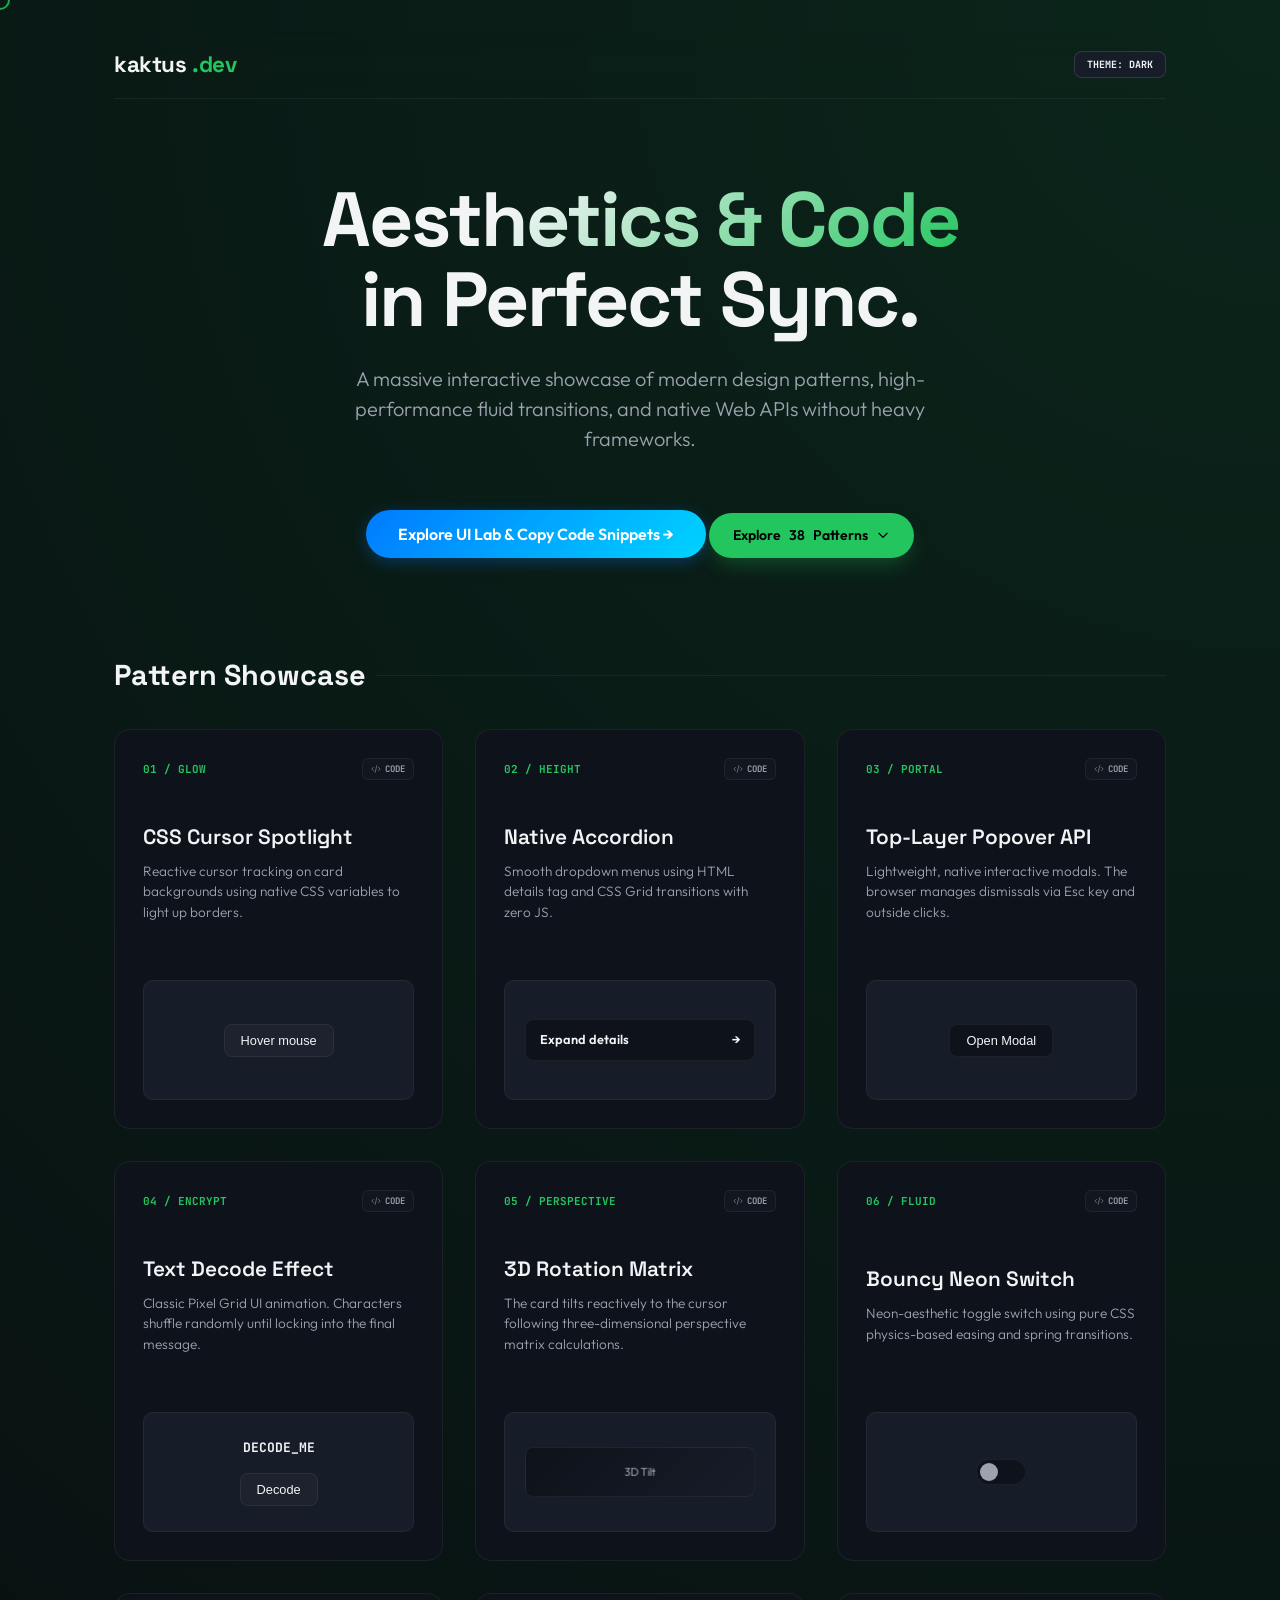
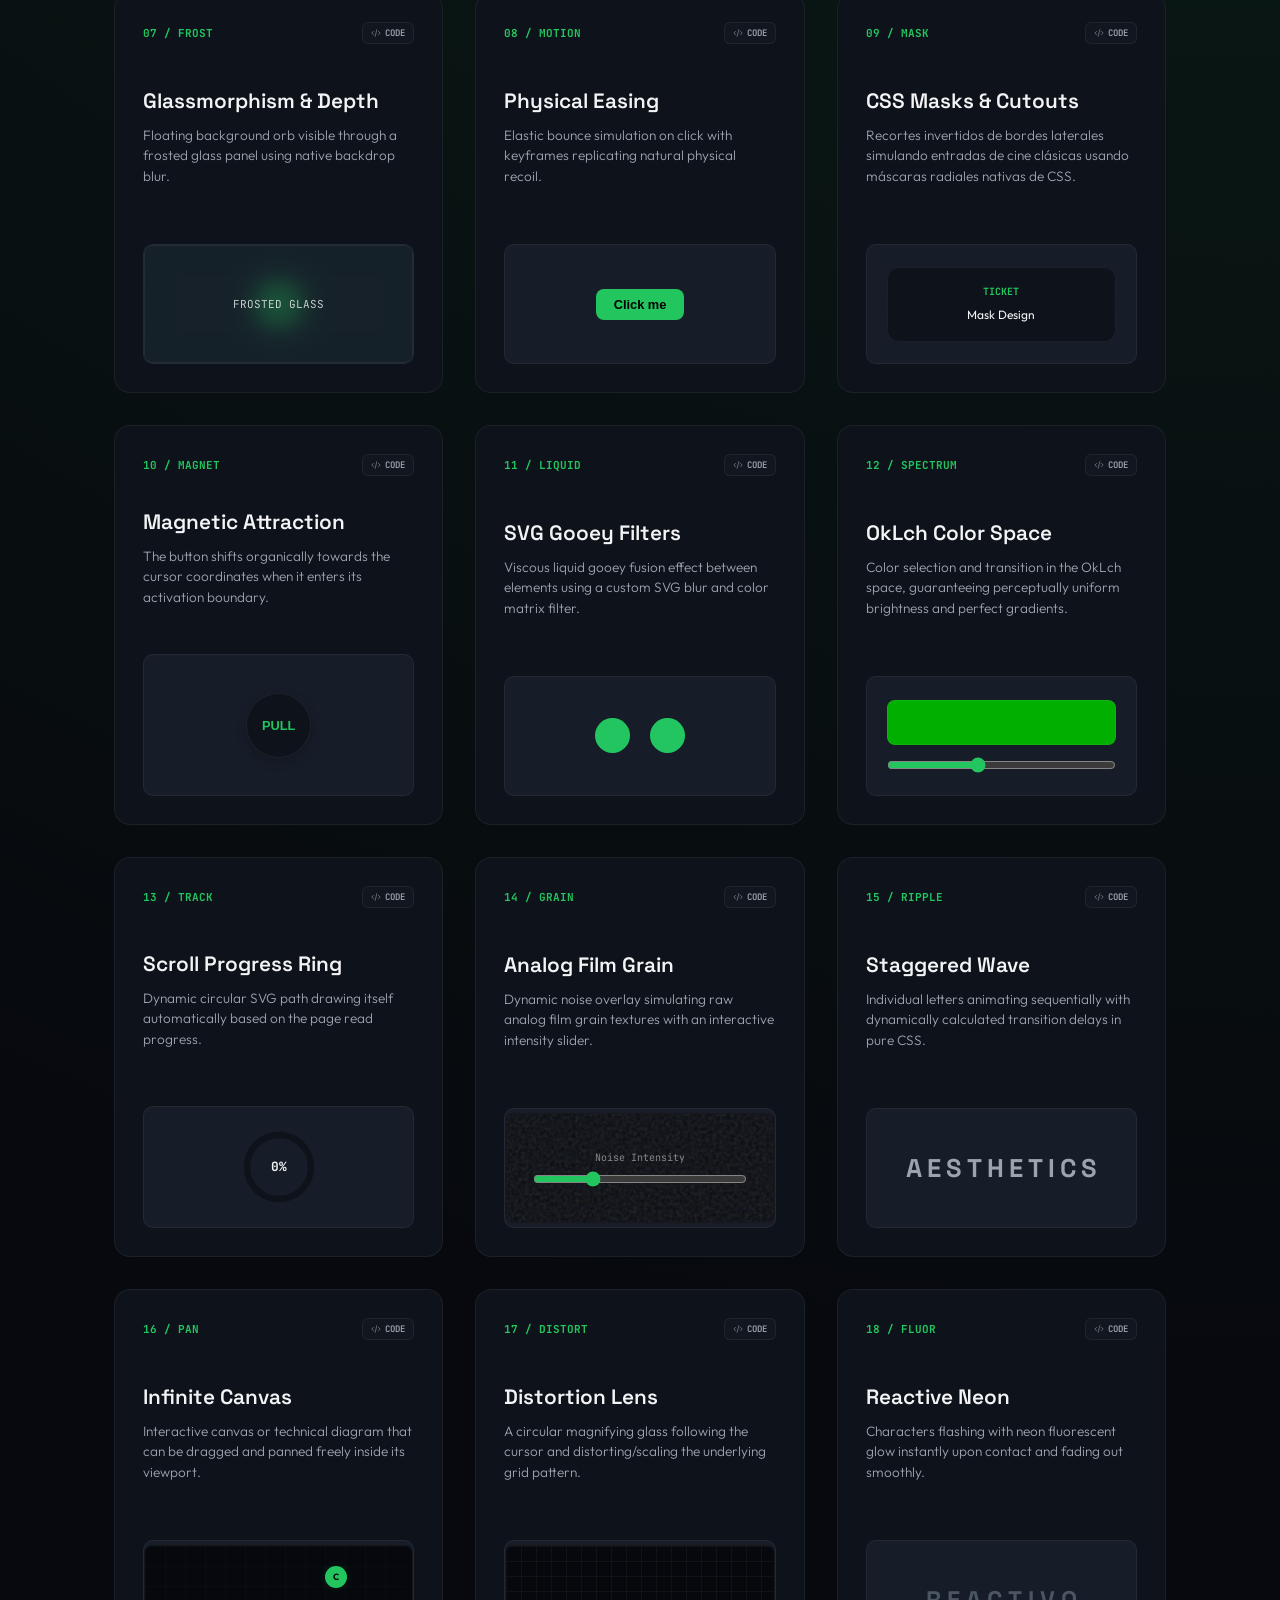
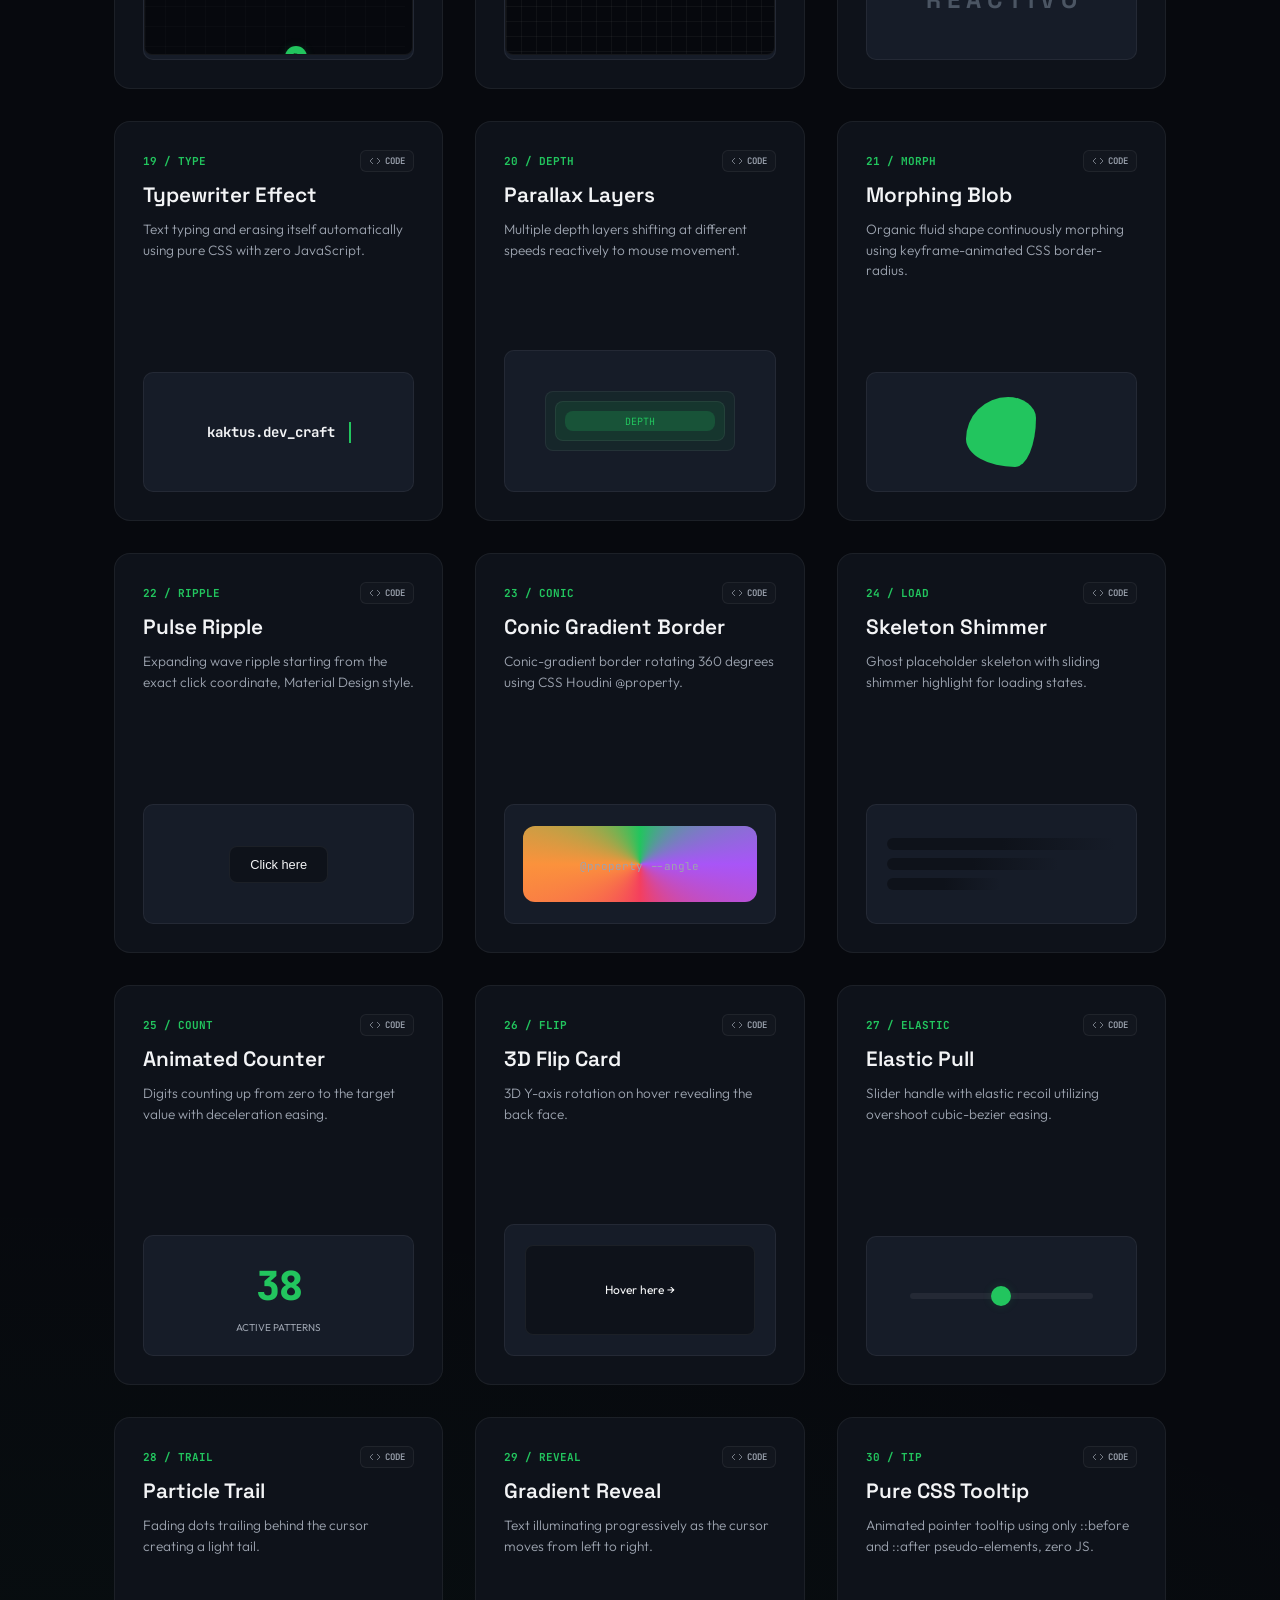
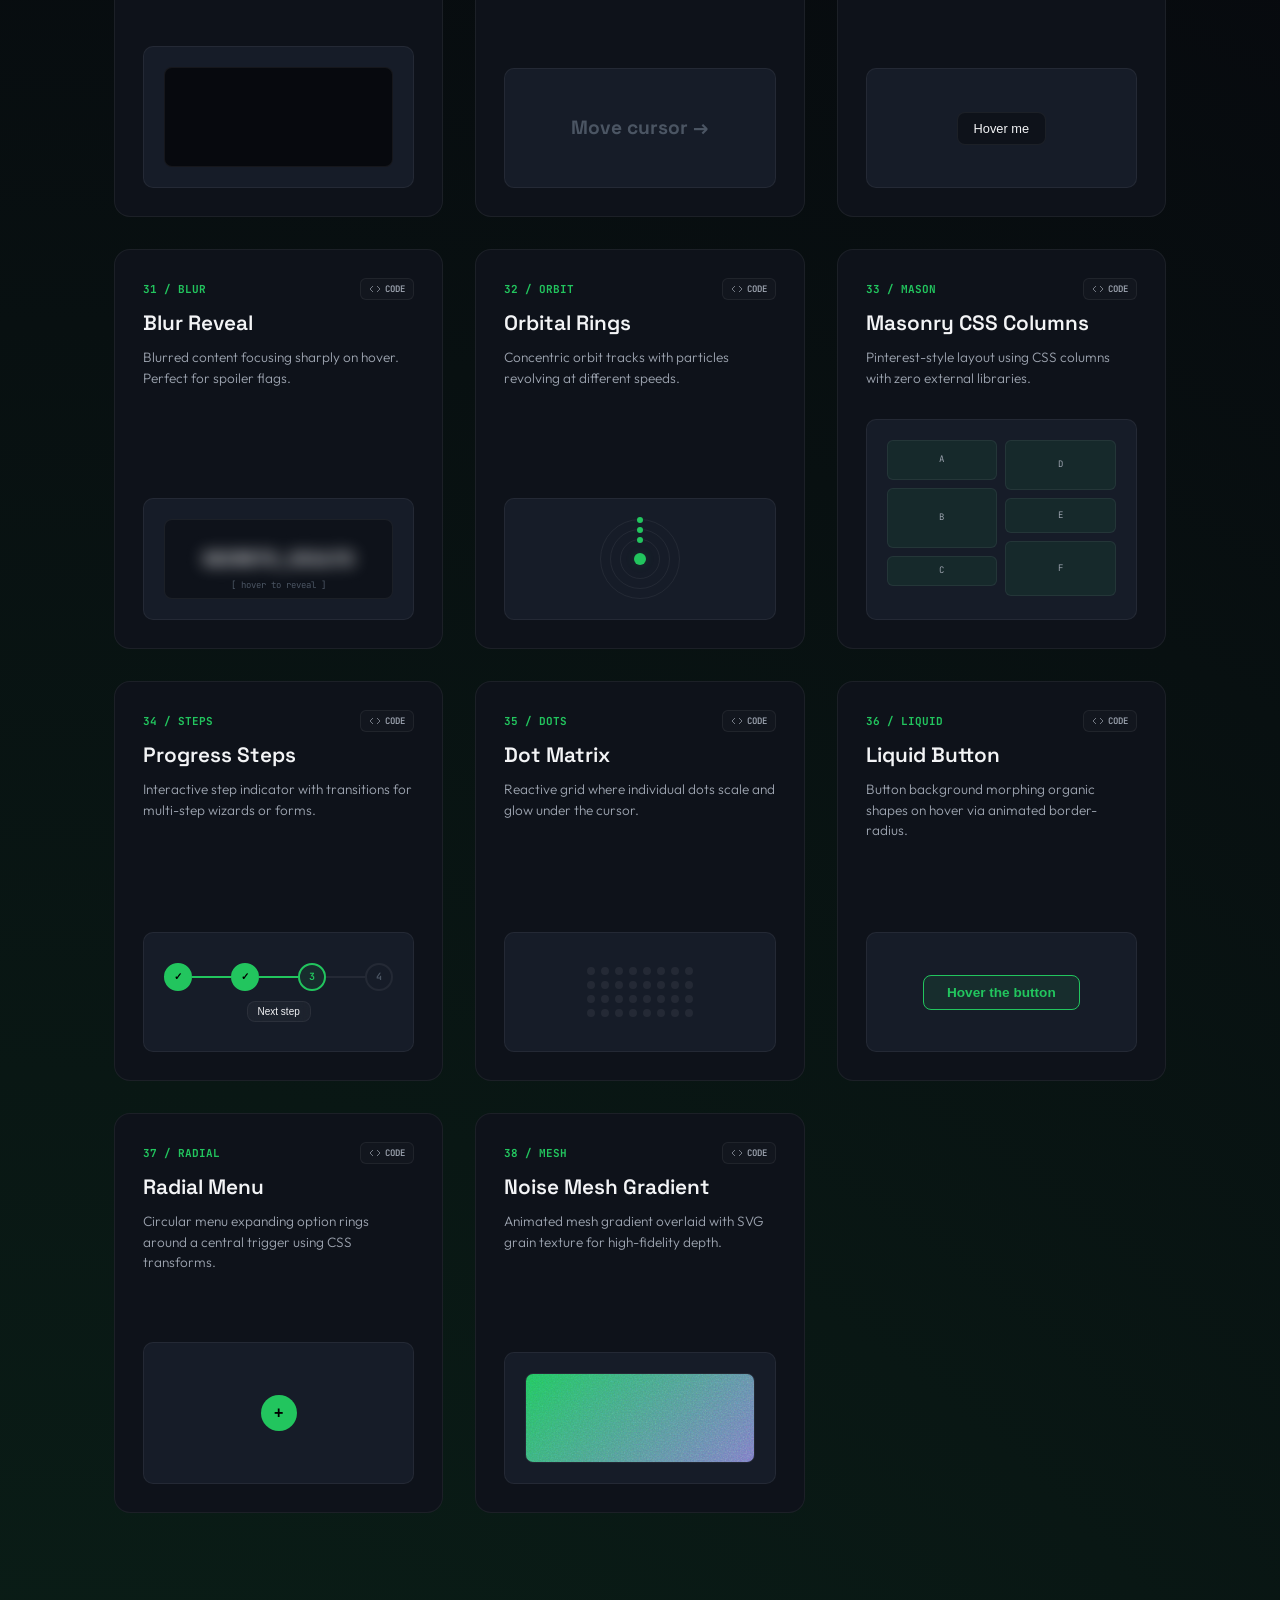
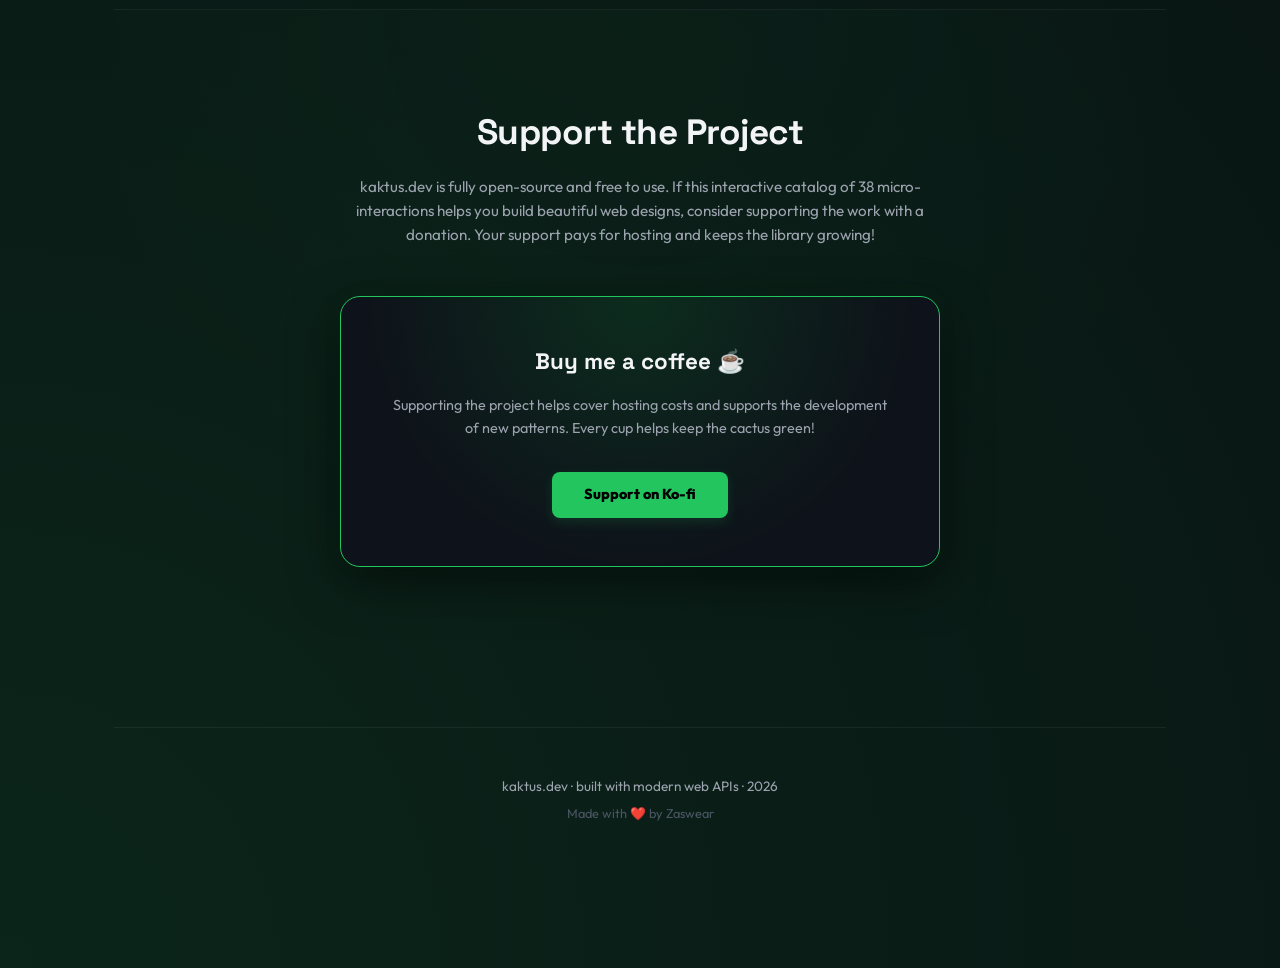
<file: index.html>
<!DOCTYPE html>
<html lang="en">
<head>
  <meta charset="UTF-8">
  <meta name="viewport" content="width=device-width, initial-scale=1.0">

  <!-- Primary favicons -->
  <link rel="icon" href="assets/favicon.svg" type="image/svg+xml">
  <link rel="icon" href="assets/favicon-32x32.png" sizes="32x32" type="image/png">
  <link rel="icon" href="assets/favicon-16x16.png" sizes="16x16" type="image/png">
  <link rel="shortcut icon" href="assets/favicon-48x48.png">

  <!-- Apple / iOS -->
  <link rel="apple-touch-icon" sizes="180x180" href="assets/apple-touch-icon.png">
  <link rel="mask-icon" href="assets/safari-pinned-tab.svg" color="#3DDC84">

  <!-- PWA / Android -->
  <link rel="manifest" href="assets/site.webmanifest">
  <meta name="theme-color" content="#0B0F14">

  <!-- Windows tiles -->
  <meta name="msapplication-TileColor" content="#0B0F14">
  <meta name="msapplication-config" content="assets/browserconfig.xml">

  <!-- Open Graph / social -->
  <meta property="og:type" content="website">
  <meta property="og:title" content="kaktus.dev · Premium Design Craft & Web Aesthetics">
  <meta property="og:description" content="A massive interactive showcase of premium frontend design patterns, fluid transitions and native Web APIs — without heavy dependencies.">
  <meta property="og:image" content="assets/og-preview.png">
  <meta property="og:url" content="https://zaswear.github.io/kaktus.dev/">
  <meta name="twitter:card" content="summary_large_image">
  <meta name="twitter:title" content="kaktus.dev · Premium Design Craft & Web Aesthetics">
  <meta name="twitter:description" content="38 premium frontend design patterns, fluid transitions and native Web APIs — zero bloat.">
  <meta name="twitter:image" content="assets/og-preview.png">

  <title>kaktus.dev · Premium Design Craft & Web Aesthetics</title>

  <meta name="description" content="A massive interactive showcase of premium frontend design patterns, fluid transitions and native Web APIs — without heavy dependencies.">
  <meta name="author" content="zaswear">
  <link rel="preconnect" href="https://fonts.googleapis.com">
  <link rel="preconnect" href="https://fonts.gstatic.com" crossorigin>
  <link href="https://fonts.googleapis.com/css2?family=Outfit:wght@300;400;500;600;700;800&family=Space+Grotesk:wght@400;500;600;700&family=JetBrains+Mono:wght@400;700&display=swap" rel="stylesheet">
  
  <style>
    :root {
      --bg: #07090e;
      --surface: #0e121a;
      --surface-hi: #161c28;
      --border: rgba(255, 255, 255, 0.06);
      --border-hi: rgba(255, 255, 255, 0.12);
      --text: #f3f4f6;
      --text-mid: #9ca3af;
      --text-faint: #4b5563;
      
      /* Cactus Theme Colors */
      --accent: #22c55e;
      --accent-rgb: 34, 197, 94;
      --accent-hover: #4ade80;
      --accent-glow: rgba(34, 197, 94, 0.15);
      
      --radius: 16px;
      --font-display: 'Space Grotesk', sans-serif;
      --font-sans: 'Outfit', sans-serif;
      --font-mono: 'JetBrains Mono', monospace;
    }

    html[data-theme="light"] {
      --bg: #f9fafb;
      --surface: #ffffff;
      --surface-hi: #f3f4f6;
      --border: rgba(0, 0, 0, 0.06);
      --border-hi: rgba(0, 0, 0, 0.1);
      --text: #111827;
      --text-mid: #4b5563;
      --text-faint: #9ca3af;
      --accent: #16a34a;
      --accent-rgb: 22, 163, 74;
      --accent-hover: #15803d;
      --accent-glow: rgba(22, 163, 74, 0.1);
    }

    * {
      margin: 0;
      padding: 0;
      box-sizing: border-box;
    }

    body {
      background-color: var(--bg);
      color: var(--text);
      font-family: var(--font-sans);
      min-height: 100vh;
      overflow-x: hidden;
      line-height: 1.5;
      transition: background-color 0.4s, color 0.4s;
      background-image: 
        radial-gradient(circle at 100% 0%, var(--accent-glow) 0%, transparent 40%),
        radial-gradient(circle at 0% 100%, var(--accent-glow) 0%, transparent 40%);
    }

    /* Custom Cursor */
    .custom-cursor {
      display: none; /* enabled only on fine-pointer devices below */
      width: 20px;
      height: 20px;
      border: 2px solid var(--accent);
      border-radius: 50%;
      position: fixed;
      transform: translate(-50%, -50%);
      pointer-events: none;
      z-index: 9999;
      transition: width 0.12s, height 0.12s, background-color 0.12s;
      mix-blend-mode: difference;
    }
    body:active .custom-cursor {
      width: 12px;
      height: 12px;
      background-color: var(--accent);
    }
    body.popover-active .custom-cursor {
      opacity: 0;
      pointer-events: none;
    }
    /* Custom cursor only where a precise pointer exists (not touch) */
    @media (hover: hover) and (pointer: fine) {
      * { cursor: none; }
      .custom-cursor { display: block; }
    }

    /* Keyboard focus visibility (custom cursor hides the native one) */
    :focus-visible {
      outline: 2px solid var(--accent);
      outline-offset: 3px;
      border-radius: 4px;
    }
    :focus:not(:focus-visible) { outline: none; }

    /* Reduced motion: this site IS a motion showcase, so we only calm the
       ambient page-level effects (not the interactive demos or the marquee). */
    @media (prefers-reduced-motion: reduce) {
      html { scroll-behavior: auto; }
    }

    /* Pause off-screen interactive demos while not visible (perf).
       Marquee is intentionally excluded so the hero banner never freezes. */
    .demo-box.anim-paused,
    .demo-box.anim-paused * { animation-play-state: paused !important; }

    /* Deep-link: shareable pattern number + targeted-card highlight */
    .card { scroll-margin-top: 90px; }
    .card-num.deep-link::after {
      content: ' #';
      opacity: 0;
      transition: opacity 0.15s;
    }
    .card-num.deep-link:hover::after,
    .card-num.deep-link:focus-visible::after { opacity: 0.6; }
    @keyframes deep-link-pulse {
      0% { box-shadow: 0 0 0 0 rgba(var(--accent-rgb), 0.45); }
      100% { box-shadow: 0 0 0 18px rgba(var(--accent-rgb), 0); }
    }
    .card.is-targeted {
      border-color: var(--accent);
      animation: deep-link-pulse 1.3s ease-out;
    }

    /* Scroll progress bar */
    .progress-bar {
      position: fixed;
      top: 0;
      left: 0;
      width: 100%;
      height: 3px;
      background: var(--accent);
      transform-origin: 0 50%;
      transform: scaleX(0);
      animation: grow auto linear;
      animation-timeline: scroll(root);
      z-index: 1000;
    }
    @keyframes grow {
      to { transform: scaleX(1); }
    }

    /* Container layout */
    .app-container {
      max-width: 1100px;
      margin: 0 auto;
      padding: 2rem 1.5rem 6rem;
    }

    /* Header */
    header {
      display: flex;
      justify-content: space-between;
      align-items: center;
      margin-bottom: 5rem;
      position: sticky;
      top: 0;
      z-index: 100;
      padding: 1rem 0;
      backdrop-filter: blur(12px);
      border-bottom: 1px solid var(--border);
    }
    .logo {
      font-family: var(--font-display);
      font-weight: 700;
      font-size: 1.4rem;
      letter-spacing: -0.5px;
      display: flex;
      align-items: center;
      gap: 6px;
    }
    .logo span {
      color: var(--accent);
    }
    .theme-btn {
      background: var(--surface-hi);
      border: 1px solid var(--border-hi);
      color: var(--text);
      font-family: var(--font-mono);
      font-size: 10px;
      font-weight: 700;
      padding: 6px 12px;
      border-radius: 8px;
      transition: all 0.2s;
    }
    .theme-btn:hover {
      border-color: var(--accent);
      box-shadow: 0 0 10px var(--accent-glow);
    }

    /* Hero */
    .hero {
      text-align: center;
      margin-bottom: 6rem;
      animation: fadeInUp 0.8s cubic-bezier(0.16, 1, 0.3, 1) forwards;
    }
    @keyframes fadeInUp {
      from { opacity: 0; transform: translateY(30px) scale(0.98); }
      to { opacity: 1; transform: translateY(0) scale(1); }
    }
    .hero h1 {
      font-family: var(--font-display);
      font-size: clamp(2.5rem, 8vw, 4.8rem);
      font-weight: 800;
      line-height: 1.05;
      letter-spacing: -2px;
      margin-bottom: 1.5rem;
    }
    .gradient-text {
      background: linear-gradient(135deg, var(--text) 30%, var(--accent) 100%);
      -webkit-background-clip: text;
      -webkit-text-fill-color: transparent;
    }
    .hero p {
      color: var(--text-mid);
      font-size: clamp(1rem, 2.5vw, 1.25rem);
      max-width: 600px;
      margin: 0 auto 2rem;
      font-weight: 300;
    }

    /* Buttons */
    .cta-btn {
      display: inline-flex;
      align-items: center;
      gap: 8px;
      background: var(--accent);
      color: #000;
      font-family: var(--font-sans);
      font-weight: 600;
      font-size: 14px;
      padding: 12px 24px;
      border-radius: 99px;
      text-decoration: none;
      transition: all 0.25s cubic-bezier(0.2, 0.8, 0.2, 1);
      box-shadow: 0 10px 20px -5px rgba(var(--accent-rgb), 0.3);
    }
    .cta-btn:hover {
      background: var(--accent-hover);
      transform: translateY(-2px);
      box-shadow: 0 15px 25px -5px rgba(var(--accent-rgb), 0.45);
    }

    /* Infinite Marquee */
    .marquee-wrap {
      overflow: hidden;
      width: 100vw;
      position: relative;
      left: 50%;
      right: 50%;
      margin-left: -50vw;
      margin-right: -50vw;
      background: var(--surface);
      border-top: 1px solid var(--border);
      border-bottom: 1px solid var(--border);
      padding: 1rem 0;
      margin-bottom: 6rem;
    }
    .marquee {
      display: flex;
      gap: 3rem;
      width: max-content;
      animation: scroll-marquee 25s linear infinite;
    }
    .marquee span {
      font-family: var(--font-display);
      font-size: 1.3rem;
      font-weight: 700;
      text-transform: uppercase;
      letter-spacing: 1px;
      color: var(--text-mid);
      display: flex;
      align-items: center;
      gap: 12px;
    }
    .marquee span::after {
      content: '✦';
      color: var(--accent);
    }
    @keyframes scroll-marquee {
      0% { transform: translateX(0); }
      100% { transform: translateX(-50%); }
    }

    /* Showcase grid */
    .showcase-title {
      font-family: var(--font-display);
      font-size: 1.8rem;
      font-weight: 700;
      margin-bottom: 2rem;
      display: flex;
      align-items: center;
      gap: 10px;
    }
    .showcase-title::after {
      content: '';
      flex: 1;
      height: 1px;
      background: var(--border);
    }
    
    .grid-showcase {
      display: grid;
      grid-template-columns: repeat(auto-fit, minmax(320px, 1fr));
      gap: 2rem;
      margin-bottom: 6rem;
    }

    /* Modern cards */
    .card {
      background: var(--surface);
      border: 1px solid var(--border);
      border-radius: var(--radius);
      padding: 1.75rem;
      position: relative;
      overflow: hidden;
      display: flex;
      flex-direction: column;
      justify-content: space-between;
      min-height: 400px;
      transition: all 0.3s cubic-bezier(0.2, 0.8, 0.2, 1);
    }
    
    /* View Timeline Animation (entry fade & scale on scroll) */
    @supports (animation-timeline: view()) {
      .card {
        view-timeline-name: --card-view;
        view-timeline-axis: block;
        animation-timeline: --card-view;
        animation-name: entry-fade-scale;
        animation-range: entry 0% cover 25%;
        animation-fill-mode: both;
      }
    }
    @keyframes entry-fade-scale {
      from { opacity: 0; transform: scale(0.95) translateY(30px); }
      to { opacity: 1; transform: scale(1) translateY(0); }
    }

    /* Ambient card spotlight */
    .card::before {
      content: '';
      position: absolute;
      inset: 0;
      background: radial-gradient(350px circle at var(--x, 0px) var(--y, 0px), rgba(var(--accent-rgb), 0.05), transparent 80%);
      pointer-events: none;
      opacity: 0;
      transition: opacity 0.3s;
    }
    .card:hover::before {
      opacity: 1;
    }
    .card:hover {
      border-color: var(--border-hi);
      transform: translateY(-6px);
      box-shadow: 0 20px 40px -15px rgba(0, 0, 0, 0.5);
    }

    /* Card header elements */
    .card-header {
      display: flex;
      justify-content: space-between;
      align-items: center;
      margin-bottom: 0.5rem;
      z-index: 5;
    }

    .card-num {
      font-family: var(--font-mono);
      font-size: 11px;
      color: var(--accent);
      font-weight: 700;
    }
    .card-title {
      font-family: var(--font-display);
      font-size: 1.3rem;
      font-weight: 600;
      margin-bottom: 0.5rem;
      z-index: 5;
    }
    .card-desc {
      color: var(--text-mid);
      font-size: 0.85rem;
      margin-bottom: 1.5rem;
      font-weight: 300;
      flex-grow: 1;
      z-index: 5;
    }

    /* Interactive Demos inside cards */
    .demo-box {
      background: var(--surface-hi);
      border: 1px solid var(--border);
      border-radius: 10px;
      padding: 1.25rem;
      min-height: 120px;
      display: flex;
      align-items: center;
      justify-content: center;
      position: relative;
      overflow: hidden;
      z-index: 5;
    }

    /* Code button style */
    .code-btn {
      background: rgba(255, 255, 255, 0.02);
      border: 1px solid var(--border);
      color: var(--text-mid);
      font-family: var(--font-mono);
      font-size: 9px;
      font-weight: 600;
      padding: 4px 8px;
      border-radius: 6px;
      transition: all 0.2s;
      cursor: pointer;
      display: inline-flex;
      align-items: center;
      gap: 4px;
    }
    .code-btn:hover {
      border-color: var(--accent);
      color: var(--accent);
      box-shadow: 0 0 8px var(--accent-glow);
    }
    .code-btn svg {
      opacity: 0.7;
    }

    /* Demo 1: Glass button & hover state */
    .glass-btn {
      background: rgba(255, 255, 255, 0.03);
      backdrop-filter: blur(8px);
      border: 1px solid var(--border);
      color: var(--text);
      padding: 8px 16px;
      border-radius: 8px;
      font-size: 0.8rem;
      transition: all 0.25s;
    }
    .glass-btn:hover {
      background: rgba(var(--accent-rgb), 0.1);
      border-color: var(--accent);
      box-shadow: 0 0 15px var(--accent-glow);
    }

    /* Demo 2: Native Details CSS Accordion */
    .accordion-demo {
      width: 100%;
    }
    .accordion-demo details {
      background: var(--surface);
      border: 1px solid var(--border);
      border-radius: 8px;
      overflow: hidden;
    }
    .accordion-demo summary {
      padding: 10px 14px;
      font-size: 0.8rem;
      font-weight: 600;
      color: var(--text);
      list-style: none;
      outline: none;
      display: flex;
      justify-content: space-between;
      align-items: center;
    }
    .accordion-demo summary::after {
      content: '→';
      transition: transform 0.2s;
    }
    .accordion-demo details[open] summary::after {
      transform: rotate(90deg);
    }
    .accordion-content {
      display: grid;
      grid-template-rows: 0fr;
      transition: grid-template-rows 0.25s cubic-bezier(0.2, 0.8, 0.2, 1);
    }
    .accordion-demo details[open] .accordion-content {
      grid-template-rows: 1fr;
    }
    .accordion-content-inner {
      min-height: 0;
    }
    .accordion-text {
      padding: 0 14px 14px;
      font-size: 0.78rem;
      color: var(--text-mid);
    }

    /* Demo 3: Popover Trigger Button */
    .popover-trigger-btn {
      background: var(--surface);
      border: 1px solid var(--border);
      color: var(--text);
      padding: 8px 16px;
      border-radius: 8px;
      font-size: 0.8rem;
      transition: all 0.2s;
    }
    .popover-trigger-btn:hover {
      border-color: var(--accent);
    }

    /* Demo 4: Text Scramble */
    .scramble-text {
      font-family: var(--font-mono);
      font-size: 13px;
      font-weight: 700;
      color: var(--text);
    }

    /* Demo 5: 3D Tilt */
    .tilt-box-container {
      perspective: 800px;
      width: 100%;
    }
    .tilt-inner {
      width: 100%;
      padding: 1rem;
      background: linear-gradient(135deg, var(--surface) 0%, var(--surface-hi) 100%);
      border: 1px solid var(--border);
      border-radius: 8px;
      text-align: center;
      transition: transform 0.1s ease-out;
      transform-style: preserve-3d;
    }
    .tilt-inner span {
      display: block;
      font-size: 11px;
      color: var(--text-mid);
      transform: translateZ(20px);
    }

    /* Demo 6: Custom Neon Switch */
    .switch-container {
      position: relative;
      display: inline-block;
      width: 50px;
      height: 26px;
    }
    .switch-input {
      opacity: 0;
      width: 0;
      height: 0;
    }
    .switch-slider {
      position: absolute;
      cursor: pointer;
      inset: 0;
      background-color: var(--surface);
      border: 1px solid var(--border);
      border-radius: 34px;
      transition: .3s cubic-bezier(0.175, 0.885, 0.32, 1.275);
    }
    .switch-slider:before {
      position: absolute;
      content: "";
      height: 18px;
      width: 18px;
      left: 3px;
      bottom: 3px;
      background-color: var(--text-mid);
      border-radius: 50%;
      transition: .3s cubic-bezier(0.175, 0.885, 0.32, 1.275);
    }
    .switch-input:checked + .switch-slider {
      background-color: rgba(var(--accent-rgb), 0.15);
      border-color: var(--accent);
      box-shadow: 0 0 10px var(--accent-glow);
    }
    .switch-input:checked + .switch-slider:before {
      transform: translateX(24px);
      background-color: var(--accent);
    }

    /* Demo 7: Glass Orb Background */
    .glass-orb-bg {
      position: absolute;
      width: 50px;
      height: 50px;
      background: radial-gradient(circle, var(--accent) 0%, transparent 70%);
      border-radius: 50%;
      animation: orb-float 6s infinite alternate ease-in-out;
    }
    @keyframes orb-float {
      0% { transform: translate(-30px, -20px); }
      100% { transform: translate(30px, 20px); }
    }
    .frosted-glass {
      width: 100%;
      height: 100%;
      backdrop-filter: blur(16px);
      -webkit-backdrop-filter: blur(16px);
      background: rgba(var(--accent-rgb), 0.03);
      border: 1px solid var(--border);
      border-radius: 8px;
      display: flex;
      align-items: center;
      justify-content: center;
      z-index: 1;
    }

    /* Demo 8: Spring Bouncy Button */
    .spring-btn {
      background: var(--accent);
      color: #000;
      border: none;
      padding: 8px 18px;
      border-radius: 8px;
      font-size: 0.8rem;
      font-weight: 600;
      transition: transform 0.1s;
    }
    .spring-btn:active {
      transform: scale(0.9);
    }
    .spring-btn.animate-spring {
      animation: spring-bounce 0.6s cubic-bezier(0.175, 0.885, 0.32, 1.275);
    }
    @keyframes spring-bounce {
      0% { transform: scale(1); }
      30% { transform: scale(1.18); }
      50% { transform: scale(0.88); }
      70% { transform: scale(1.05); }
      90% { transform: scale(0.98); }
      100% { transform: scale(1); }
    }

    /* Demo 9: Inverted coupon corner cutout */
    .inverted-cutout-card {
      width: 100%;
      padding: 1rem;
      background: var(--surface);
      border: 1px solid var(--border);
      border-radius: 12px;
      mask: 
        radial-gradient(circle at 0 50%, transparent 10px, #000 11px) -10px 0/100% 100% no-repeat,
        radial-gradient(circle at 100% 50%, transparent 10px, #000 11px) 10px 0/100% 100% no-repeat;
      -webkit-mask: 
        radial-gradient(circle at 0 50%, transparent 10px, #000 11px) -10px 0/100% 100% no-repeat,
        radial-gradient(circle at 100% 50%, transparent 10px, #000 11px) 10px 0/100% 100% no-repeat;
      background: var(--surface);
      text-align: center;
    }

    /* Native Popover Styling */
    .popup-box {
      border: 1px solid var(--border-hi);
      background: var(--surface-hi);
      border-radius: 12px;
      padding: 1.25rem;
      max-width: 280px;
      color: var(--text);
      box-shadow: 0 16px 48px rgba(0,0,0,0.6);
      z-index: 1000;
    }
    .popup-box[popover] {
      margin: auto;
      inset: unset;
      top: 50%;
      left: 50%;
      transform: translate(-50%, -50%);
      color: inherit;
    }
    .popup-box::backdrop {
      background: rgba(0, 0, 0, 0.6);
      backdrop-filter: blur(4px);
    }
    .popup-title {
      font-family: var(--font-display);
      font-size: 0.95rem;
      font-weight: 600;
      margin-bottom: 0.4rem;
    }
    .popup-text {
      font-size: 0.75rem;
      color: var(--text-mid);
      margin-bottom: 0.8rem;
      line-height: 1.4;
    }
    .popup-close {
      background: var(--accent);
      color: #000;
      border: none;
      border-radius: 6px;
      padding: 5px 12px;
      font-size: 10px;
      font-weight: 600;
      transition: background 0.15s;
      cursor: pointer;
    }
    .popup-close:hover {
      background: var(--accent-hover);
    }

    /* Card 10: Magnetic element wrapper */
    .magnetic-wrap {
      width: 100%;
      height: 100px;
      display: flex;
      align-items: center;
      justify-content: center;
    }
    .magnetic-btn {
      background: var(--surface);
      border: 1px solid var(--border);
      color: var(--accent);
      width: 65px;
      height: 65px;
      border-radius: 50%;
      display: flex;
      align-items: center;
      justify-content: center;
      font-size: 0.8rem;
      font-weight: 600;
      transition: transform 0.2s cubic-bezier(0.25, 1, 0.5, 1);
      box-shadow: 0 4px 12px rgba(0,0,0,0.15);
    }

    /* Card 11: Gooey Fusion Liquid Blobs */
    .gooey-container {
      filter: url('#gooey-filter');
      position: relative;
      width: 120px;
      height: 60px;
      background: transparent;
    }
    .blob {
      position: absolute;
      width: 35px;
      height: 35px;
      background: var(--accent);
      border-radius: 50%;
      top: 12px;
    }
    .blob1 {
      left: 15px;
      animation: blob-move 3.5s infinite alternate ease-in-out;
    }
    .blob2 {
      right: 15px;
    }
    @keyframes blob-move {
      0% { transform: translateX(0); }
      100% { transform: translateX(50px); }
    }

    /* Card 12: OkLch gradient slider */
    .oklch-container {
      width: 100%;
      display: flex;
      flex-direction: column;
      gap: 12px;
    }
    .oklch-color-box {
      height: 45px;
      border-radius: 8px;
      background: oklch(0.65 0.25 140);
      transition: background 0.1s ease;
      border: 1px solid var(--border);
    }
    .oklch-slider {
      width: 100%;
      accent-color: var(--accent);
      cursor: pointer;
    }

    /* Card 13: Scroll-driven progress ring */
    .scroll-ring-container {
      position: relative;
      width: 80px;
      height: 80px;
    }
    .scroll-ring-container svg {
      transform: rotate(-90deg);
    }
    .ring-bg {
      fill: none;
      stroke: var(--surface);
      stroke-width: 8px;
    }
    .ring-fg {
      fill: none;
      stroke: var(--accent);
      stroke-width: 8px;
      stroke-linecap: round;
      stroke-dasharray: 251.2;
      stroke-dashoffset: 251.2;
      transition: stroke-dashoffset 0.1s ease;
    }
    .ring-text {
      position: absolute;
      inset: 0;
      display: flex;
      align-items: center;
      justify-content: center;
      font-family: var(--font-mono);
      font-size: 0.8rem;
      font-weight: 700;
    }

    /* Card 14: Analog Film Grain */
    .grain-container {
      width: 100%;
      height: 110px;
      position: relative;
      background: #080a10;
      border: 1px solid var(--border);
      border-radius: 8px;
      display: flex;
      flex-direction: column;
      align-items: center;
      justify-content: center;
      overflow: hidden;
      gap: 6px;
    }
    .grain-overlay {
      position: absolute;
      inset: -200%;
      background-image: url("data:image/svg+xml,%3Csvg viewBox='0 0 200 200' xmlns='http://www.w3.org/2000/svg'%3E%3Cfilter id='noiseFilter'%3E%3CfeTurbulence type='fractalNoise' baseFrequency='0.75' numOctaves='3' stitchTiles='stitch'/%3E%3C/filter%3E%3Crect width='100%25' height='100%25' filter='url(%23noiseFilter)'/%3E%3C/svg%3E");
      opacity: 0.15;
      pointer-events: none;
      animation: grain-dance 8s steps(10) infinite;
    }
    @keyframes grain-dance {
      0%, 100% { transform:translate(0, 0); }
      10% { transform:translate(-5%, -10%); }
      30% { transform:translate(-15%, 5%); }
      50% { transform:translate(-5%, 10%); }
      70% { transform:translate(15%, -5%); }
      90% { transform:translate(5%, -15%); }
    }

    /* Card 15: Staggered Wave */
    .stagger-text-container {
      display: flex;
      gap: 5px;
      user-select: none;
    }
    .stagger-letter {
      display: inline-block;
      font-family: var(--font-display);
      font-size: 1.6rem;
      font-weight: 800;
      color: var(--text-mid);
      transition: transform 0.3s cubic-bezier(0.175, 0.885, 0.32, 1.275), color 0.3s;
      transition-delay: calc(var(--i) * 0.04s);
    }
    .stagger-text-container:hover .stagger-letter {
      transform: translateY(-8px);
      color: var(--accent);
    }

    /* Card 16: Infinite Draggable Canvas */
    .draggable-viewport {
      width: 100%;
      height: 110px;
      overflow: hidden;
      position: relative;
      border: 1px solid var(--border);
      border-radius: 8px;
      background: #06080d;
      cursor: grab;
    }
    .draggable-viewport:active {
      cursor: grabbing;
    }
    .draggable-canvas {
      width: 400px;
      height: 400px;
      position: absolute;
      top: -140px;
      left: -140px;
      transform: translate3d(0,0,0);
    }
    .canvas-grid-pattern {
      width: 100%;
      height: 100%;
      background-image: 
        linear-gradient(rgba(255,255,255,0.02) 1px, transparent 1px),
        linear-gradient(90deg, rgba(255,255,255,0.02) 1px, transparent 1px);
      background-size: 20px 20px;
    }
    .canvas-marker {
      position: absolute;
      width: 22px;
      height: 22px;
      background: var(--accent);
      color: #000;
      border-radius: 50%;
      display: flex;
      align-items: center;
      justify-content: center;
      font-size: 9px;
      font-weight: 700;
      box-shadow: 0 0 10px var(--accent-glow);
    }

    /* Card 17: Dynamic Lens Distortion */
    .lens-container {
      width: 100%;
      height: 110px;
      position: relative;
      overflow: hidden;
      background: #06080d;
      border-radius: 8px;
      border: 1px solid var(--border);
    }
    .lens-grid {
      width: 100%;
      height: 100%;
      background-image: 
        linear-gradient(rgba(255,255,255,0.04) 1px, transparent 1px),
        linear-gradient(90deg, rgba(255,255,255,0.04) 1px, transparent 1px);
      background-size: 15px 15px;
    }
    .lens-glass {
      position: absolute;
      width: 55px;
      height: 55px;
      border-radius: 50%;
      border: 2px solid rgba(var(--accent-rgb), 0.4);
      pointer-events: none;
      transform: translate(-50%, -50%);
      box-shadow: 0 0 15px rgba(0,0,0,0.5), inset 0 0 10px rgba(255,255,255,0.08);
      backdrop-filter: blur(0.5px) scale(1.3);
      -webkit-backdrop-filter: blur(0.5px) scale(1.3);
      left: 50%;
      top: 50%;
      display: none;
    }

    /* Card 18: Neon Reactive Hover Text */
    .neon-text-container {
      display: flex;
      gap: 6px;
      user-select: none;
    }
    .neon-letter {
      font-family: var(--font-display);
      font-size: 1.5rem;
      font-weight: 750;
      color: var(--text-faint);
      transition: color 0.12s, text-shadow 0.12s;
    }
    .neon-letter:hover {
      color: var(--accent);
      text-shadow: 
        0 0 5px var(--accent),
        0 0 10px var(--accent),
        0 0 20px var(--accent);
      transition: 0s;
    }

    /* Code Viewer Modal Styling */
    .code-viewer-modal {
      border: 1px solid var(--border-hi);
      background: #090d16;
      border-radius: 12px;
      padding: 1.5rem;
      width: 90%;
      max-width: 700px;
      max-height: 80vh;
      color: var(--text);
      box-shadow: 0 24px 64px rgba(0,0,0,0.8);
      overflow: hidden;
      z-index: 1001;
    }
    .code-viewer-modal:popover-open {
      display: flex;
      flex-direction: column;
    }
    .code-viewer-modal:popover-open,
    .code-viewer-modal:popover-open * {
      cursor: auto;
    }
    .code-viewer-modal::backdrop {
      cursor: auto;
    }
    .code-viewer-modal[popover] {
      margin: auto;
      inset: unset;
      top: 50%;
      left: 50%;
      transform: translate(-50%, -50%);
    }
    .code-viewer-modal::backdrop {
      background: rgba(0, 0, 0, 0.85);
      backdrop-filter: blur(8px);
    }
    .code-viewer-header {
      display: flex;
      justify-content: space-between;
      align-items: center;
      margin-bottom: 1rem;
      border-bottom: 1px solid var(--border);
      padding-bottom: 0.75rem;
      flex-shrink: 0;
    }
    .code-viewer-title {
      font-family: var(--font-display);
      font-size: 1.1rem;
      font-weight: 700;
    }
    .code-copy-btn {
      background: var(--surface-hi);
      border: 1px solid var(--border-hi);
      color: var(--text);
      border-radius: 6px;
      padding: 5px 12px;
      font-size: 10px;
      font-family: var(--font-mono);
      font-weight: 600;
      transition: all 0.15s;
      cursor: pointer;
    }
    .code-copy-btn:hover {
      border-color: var(--accent);
      box-shadow: 0 0 8px var(--accent-glow);
    }
    .code-viewer-body {
      overflow-y: auto;
      flex-grow: 1;
      background: #05070c;
      border: 1px solid rgba(255,255,255,0.03);
      border-radius: 8px;
      padding: 1rem;
    }
    .code-viewer-body pre {
      margin: 0;
      white-space: pre-wrap;
      overflow-wrap: break-word;
      word-break: normal;
    }
    .code-viewer-body code {
      font-family: var(--font-mono);
      font-size: 0.8rem;
      line-height: 1.5;
    }
    .hl-key { color: #a855f7; font-weight: 700; }
    .hl-str { color: #10b981; }
    .hl-tag { color: #f43f5e; font-weight: 700; }
    .hl-attr { color: #fb923c; }
    .hl-comm { color: #6b7280; font-style: italic; }

    /* Code Viewer Tabs Styling */
    .code-viewer-tabs {
      display: flex;
      gap: 6px;
      margin-bottom: 1rem;
      border-bottom: 1px solid var(--border);
      padding-bottom: 0.5rem;
      flex-shrink: 0;
    }
    .code-tab-btn {
      background: transparent;
      border: 1px solid transparent;
      color: var(--text-mid);
      border-radius: 6px;
      padding: 6px 14px;
      font-size: 11px;
      font-family: var(--font-mono);
      font-weight: 600;
      transition: all 0.15s;
      cursor: pointer;
    }
    .code-tab-btn:hover {
      color: var(--text);
      background: rgba(255, 255, 255, 0.02);
    }
    .code-tab-btn.active {
      color: var(--accent);
      background: rgba(var(--accent-rgb), 0.05);
      border-color: rgba(var(--accent-rgb), 0.2);
    }

    /* Custom scrollbar for code viewer */
    .code-viewer-body::-webkit-scrollbar {
      width: 6px;
    }
    .code-viewer-body::-webkit-scrollbar-track {
      background: transparent;
    }
    .code-viewer-body::-webkit-scrollbar-thumb {
      background: rgba(255, 255, 255, 0.1);
      border-radius: 3px;
    }
    .code-viewer-body::-webkit-scrollbar-thumb:hover {
      background: rgba(255, 255, 255, 0.2);
    }

    /* Card 19: Typewriter */
    .typewriter-text {
      font-family: var(--font-mono);
      font-size: 14px;
      font-weight: 700;
      color: var(--text);
      border-right: 2px solid var(--accent);
      white-space: nowrap;
      overflow: hidden;
      animation: typing 2.5s steps(18) infinite, blink 0.6s step-end infinite alternate;
      width: 18ch;
    }
    @keyframes typing { 0%,100% { width: 0; } 50% { width: 18ch; } }
    @keyframes blink { 50% { border-color: transparent; } }

    /* Card 20: Parallax Tilt Layers */
    .parallax-box { perspective: 600px; width: 100%; height: 100px; position: relative; }
    .parallax-layer { position: absolute; border-radius: 8px; transition: transform 0.15s ease-out; }
    .parallax-l1 { inset: 20px; background: rgba(var(--accent-rgb), 0.06); border: 1px solid var(--border); }
    .parallax-l2 { inset: 30px; background: rgba(var(--accent-rgb), 0.1); border: 1px solid var(--border); }
    .parallax-l3 { inset: 40px; background: rgba(var(--accent-rgb), 0.2); display: flex; align-items: center; justify-content: center; font-size: 10px; font-family: var(--font-mono); color: var(--accent); }

    /* Card 21: Morphing Blob */
    .morph-blob {
      width: 70px; height: 70px; background: var(--accent);
      border-radius: 60% 40% 30% 70% / 60% 30% 70% 40%;
      animation: morph-shape 6s ease-in-out infinite;
    }
    @keyframes morph-shape {
      0%,100% { border-radius: 60% 40% 30% 70% / 60% 30% 70% 40%; }
      25% { border-radius: 30% 60% 70% 40% / 50% 60% 30% 60%; }
      50% { border-radius: 50% 60% 30% 60% / 30% 60% 70% 40%; }
      75% { border-radius: 40% 30% 60% 50% / 60% 40% 30% 70%; }
    }

    /* Card 22: Pulse Ripple */
    .ripple-btn { position: relative; overflow: hidden; background: var(--surface); border: 1px solid var(--border); color: var(--text); padding: 10px 20px; border-radius: 8px; font-size: 0.8rem; }
    .ripple-circle { position: absolute; border-radius: 50%; background: rgba(var(--accent-rgb), 0.3); transform: scale(0); animation: ripple-expand 0.6s ease-out forwards; pointer-events: none; }
    @keyframes ripple-expand { to { transform: scale(4); opacity: 0; } }

    /* Card 23: Gradient Border */
    .gradient-border-box {
      width: 100%; padding: 1.5rem; border-radius: 10px; text-align: center;
      background: var(--surface);
      position: relative;
      z-index: 1;
    }
    .gradient-border-box::before {
      content: ''; position: absolute; inset: -2px; border-radius: 12px; z-index: -1;
      background: conic-gradient(from var(--angle, 0deg), var(--accent), #a855f7, #f43f5e, #fb923c, var(--accent));
      animation: rotate-gradient 3s linear infinite;
    }
    @keyframes rotate-gradient { to { --angle: 360deg; } }
    @property --angle { syntax: '<angle>'; initial-value: 0deg; inherits: false; }

    /* Card 24: Skeleton Shimmer */
    .skeleton-box { width: 100%; display: flex; flex-direction: column; gap: 8px; }
    .skeleton-line { height: 12px; border-radius: 6px; background: linear-gradient(90deg, var(--surface) 25%, var(--surface-hi) 50%, var(--surface) 75%); background-size: 200% 100%; animation: shimmer 1.5s infinite; }
    .skeleton-line:nth-child(2) { width: 75%; }
    .skeleton-line:nth-child(3) { width: 50%; }
    @keyframes shimmer { 0% { background-position: 200% 0; } 100% { background-position: -200% 0; } }

    /* Card 25: Counter Animation */
    .counter-display { font-family: var(--font-mono); font-size: 2.5rem; font-weight: 800; color: var(--accent); letter-spacing: -1px; }
    .counter-label { font-size: 10px; color: var(--text-mid); margin-top: 4px; }

    /* Card 26: Flip Card 3D */
    .flip-card-inner { width: 100%; height: 90px; position: relative; transition: transform 0.6s cubic-bezier(0.4, 0, 0.2, 1); transform-style: preserve-3d; }
    .flip-card-wrap:hover .flip-card-inner { transform: rotateY(180deg); }
    .flip-card-front, .flip-card-back { position: absolute; inset: 0; backface-visibility: hidden; border-radius: 8px; display: flex; align-items: center; justify-content: center; font-size: 12px; border: 1px solid var(--border); }
    .flip-card-front { background: var(--surface); color: var(--text); }
    .flip-card-back { background: var(--accent); color: #000; font-weight: 700; transform: rotateY(180deg); }

    /* Card 27: Elastic Pull */
    .elastic-bar { width: 80%; height: 6px; background: var(--border); border-radius: 3px; position: relative; cursor: grab; }
    .elastic-handle { width: 20px; height: 20px; background: var(--accent); border-radius: 50%; position: absolute; top: -7px; left: 50%; transform: translateX(-50%); transition: transform 0.3s cubic-bezier(0.175, 0.885, 0.32, 1.275); box-shadow: 0 0 10px var(--accent-glow); }

    /* Card 28: Particle Trail */
    .particle-canvas { width: 100%; height: 100px; position: relative; overflow: hidden; border-radius: 8px; border: 1px solid var(--border); background: var(--bg); }
    .trail-dot { position: absolute; width: 6px; height: 6px; background: var(--accent); border-radius: 50%; pointer-events: none; opacity: 0; transition: opacity 0.5s; }

    /* Card 29: Text Gradient Scroll Reveal */
    .gradient-reveal-text { font-family: var(--font-display); font-size: 1.2rem; font-weight: 700; background: linear-gradient(90deg, var(--accent) var(--reveal, 0%), var(--text-faint) var(--reveal, 0%)); -webkit-background-clip: text; -webkit-text-fill-color: transparent; transition: --reveal 0.1s; }

    /* Card 30: CSS Tooltip */
    .tooltip-trigger { position: relative; background: var(--surface); border: 1px solid var(--border); color: var(--text); padding: 8px 16px; border-radius: 8px; font-size: 0.8rem; }
    .tooltip-trigger::after { content: attr(data-tooltip); position: absolute; bottom: calc(100% + 8px); left: 50%; transform: translateX(-50%) scale(0.8); background: var(--accent); color: #000; padding: 4px 10px; border-radius: 6px; font-size: 10px; font-weight: 600; white-space: nowrap; opacity: 0; pointer-events: none; transition: all 0.2s cubic-bezier(0.175, 0.885, 0.32, 1.275); }
    .tooltip-trigger::before { content: ''; position: absolute; bottom: calc(100% + 3px); left: 50%; transform: translateX(-50%); border: 5px solid transparent; border-top-color: var(--accent); opacity: 0; transition: opacity 0.2s; }
    .tooltip-trigger:hover::after { opacity: 1; transform: translateX(-50%) scale(1); }
    .tooltip-trigger:hover::before { opacity: 1; }

    /* Card 31: Blur Reveal */
    .blur-reveal-box { width: 100%; height: 80px; display: flex; align-items: center; justify-content: center; border-radius: 8px; border: 1px solid var(--border); background: var(--surface); position: relative; overflow: hidden; }
    .blur-reveal-content { font-family: var(--font-display); font-size: 1.1rem; font-weight: 700; filter: blur(8px); transition: filter 0.4s ease; user-select: none; }
    .blur-reveal-box:hover .blur-reveal-content { filter: blur(0px); }
    .blur-reveal-hint { position: absolute; font-size: 9px; color: var(--text-faint); bottom: 6px; font-family: var(--font-mono); transition: opacity 0.3s; }
    .blur-reveal-box:hover .blur-reveal-hint { opacity: 0; }

    /* Card 32: Orbit Rings */
    .orbit-container { width: 80px; height: 80px; position: relative; }
    .orbit-center { width: 12px; height: 12px; background: var(--accent); border-radius: 50%; position: absolute; top: 50%; left: 50%; transform: translate(-50%, -50%); box-shadow: 0 0 10px var(--accent-glow); }
    .orbit-ring { position: absolute; inset: 0; border: 1px solid var(--border); border-radius: 50%; animation: orbit-spin 4s linear infinite; }
    .orbit-ring:nth-child(2) { inset: 10px; animation-duration: 3s; animation-direction: reverse; }
    .orbit-ring:nth-child(3) { inset: 20px; animation-duration: 2s; }
    .orbit-dot { position: absolute; width: 6px; height: 6px; background: var(--accent); border-radius: 50%; top: -3px; left: 50%; transform: translateX(-50%); }
    @keyframes orbit-spin { to { transform: rotate(360deg); } }

    /* Card 33: Masonry Layout */
    .masonry-grid { columns: 2; column-gap: 8px; width: 100%; }
    .masonry-item { break-inside: avoid; margin-bottom: 8px; border-radius: 6px; background: rgba(var(--accent-rgb), 0.08); border: 1px solid var(--border); display: flex; align-items: center; justify-content: center; font-size: 9px; font-family: var(--font-mono); color: var(--text-mid); }

    /* Card 34: Progress Steps */
    .steps-container { display: flex; align-items: center; gap: 0; width: 100%; }
    .step-circle { width: 28px; height: 28px; border-radius: 50%; border: 2px solid var(--border); display: flex; align-items: center; justify-content: center; font-size: 10px; font-weight: 700; font-family: var(--font-mono); color: var(--text-faint); flex-shrink: 0; transition: all 0.3s; }
    .step-circle.active { border-color: var(--accent); color: var(--accent); background: rgba(var(--accent-rgb), 0.1); }
    .step-circle.done { border-color: var(--accent); background: var(--accent); color: #000; }
    .step-line { flex: 1; height: 2px; background: var(--border); transition: background 0.3s; }
    .step-line.active { background: var(--accent); }

    /* Card 35: Dot Matrix */
    .dot-matrix { display: grid; grid-template-columns: repeat(8, 1fr); gap: 6px; }
    .dot-cell { width: 8px; height: 8px; border-radius: 50%; background: var(--border); transition: background 0.15s, transform 0.15s; }
    .dot-cell:hover { background: var(--accent); transform: scale(1.8); box-shadow: 0 0 8px var(--accent-glow); }

    /* Card 36: Liquid Morph Button */
    .liquid-btn { position: relative; padding: 10px 24px; background: transparent; border: none; color: var(--accent); font-weight: 700; font-size: 0.85rem; z-index: 1; }
    .liquid-btn-bg { position: absolute; inset: 0; background: rgba(var(--accent-rgb), 0.1); border: 1px solid var(--accent); border-radius: 8px; transition: border-radius 0.4s cubic-bezier(0.175, 0.885, 0.32, 1.275); z-index: -1; }
    .liquid-btn:hover .liquid-btn-bg { border-radius: 50% 20% 40% 30% / 40% 50% 30% 60%; }

    /* Card 37: Radial Menu */
    .radial-container { position: relative; width: 100px; height: 100px; }
    .radial-center-btn { width: 36px; height: 36px; border-radius: 50%; background: var(--accent); color: #000; border: none; font-weight: 700; font-size: 16px; position: absolute; top: 50%; left: 50%; transform: translate(-50%, -50%); z-index: 2; transition: transform 0.2s; cursor: pointer; }
    .radial-center-btn:hover { transform: translate(-50%, -50%) scale(1.1); }
    .radial-item { position: absolute; width: 24px; height: 24px; border-radius: 50%; background: var(--surface); border: 1px solid var(--border); display: flex; align-items: center; justify-content: center; font-size: 10px; top: 50%; left: 50%; transform: translate(-50%, -50%); transition: all 0.4s cubic-bezier(0.175, 0.885, 0.32, 1.275); opacity: 0; }
    .radial-container.open .radial-item { opacity: 1; }
    .radial-container.open .ri-1 { transform: translate(-50%, -50%) translate(0, -36px); }
    .radial-container.open .ri-2 { transform: translate(-50%, -50%) translate(34px, -12px); }
    .radial-container.open .ri-3 { transform: translate(-50%, -50%) translate(34px, 12px); }
    .radial-container.open .ri-4 { transform: translate(-50%, -50%) translate(0, 36px); }
    .radial-container.open .ri-5 { transform: translate(-50%, -50%) translate(-34px, 12px); }
    .radial-container.open .ri-6 { transform: translate(-50%, -50%) translate(-34px, -12px); }

    /* Card 38: Noise Mesh Gradient */
    .noise-mesh { width: 100%; height: 90px; border-radius: 8px; border: 1px solid var(--border); position: relative; overflow: hidden; }
    .noise-mesh-bg { width: 100%; height: 100%; background: linear-gradient(135deg, #22c55e 0%, #a855f7 50%, #f43f5e 100%); background-size: 300% 300%; animation: mesh-flow 6s ease infinite; }
    .noise-mesh-grain { position: absolute; inset: -100%; background-image: url("data:image/svg+xml,%3Csvg viewBox='0 0 200 200' xmlns='http://www.w3.org/2000/svg'%3E%3Cfilter id='n'%3E%3CfeTurbulence type='fractalNoise' baseFrequency='0.9' numOctaves='4' stitchTiles='stitch'/%3E%3C/filter%3E%3Crect width='100%25' height='100%25' filter='url(%23n)'/%3E%3C/svg%3E"); opacity: 0.4; mix-blend-mode: overlay; pointer-events: none; }
    @keyframes mesh-flow { 0%,100% { background-position: 0% 50%; } 50% { background-position: 100% 50%; } }

    /* --- Monetization & Marketing Layout --- */
    
    /* Support & Donations Section */
    .support-section {
      padding: 6rem 2rem;
      border-top: 1px solid var(--border);
      position: relative;
      background: radial-gradient(circle at 50% 0%, rgba(var(--accent-rgb), 0.03), transparent 70%);
    }
    .support-header {
      text-align: center;
      margin-bottom: 3rem;
    }
    .support-header h3 {
      font-family: var(--font-display);
      font-size: 2.2rem;
      font-weight: 800;
      letter-spacing: -0.5px;
      margin-bottom: 1rem;
    }
    .support-header p {
      color: var(--text-mid);
      max-width: 600px;
      margin: 0 auto;
      font-size: 0.95rem;
      line-height: 1.6;
    }
    .support-card {
      background: radial-gradient(circle at 50% 0%, rgba(var(--accent-rgb), 0.08), var(--surface) 70%);
      border: 1px solid var(--accent);
      border-radius: 20px;
      padding: 3rem 2rem;
      max-width: 600px;
      margin: 0 auto;
      text-align: center;
      position: relative;
      box-shadow: 0 16px 48px rgba(0,0,0,0.5), 0 0 20px rgba(var(--accent-rgb), 0.05);
      transition: all 0.3s cubic-bezier(0.175, 0.885, 0.32, 1.275);
    }
    .support-card:hover {
      transform: translateY(-4px);
      box-shadow: 0 24px 64px rgba(0,0,0,0.6), 0 0 30px rgba(var(--accent-rgb), 0.1);
    }
    .support-card h4 {
      font-family: var(--font-display);
      font-size: 1.4rem;
      font-weight: 700;
      margin-bottom: 1rem;
    }
    .support-description {
      color: var(--text-mid);
      font-size: 0.9rem;
      line-height: 1.6;
      margin-bottom: 2rem;
      max-width: 500px;
      margin-left: auto;
      margin-right: auto;
    }
    .support-btn {
      display: inline-block;
      padding: 12px 32px;
      border-radius: 8px;
      font-weight: 800;
      font-size: 0.9rem;
      cursor: pointer;
      transition: all 0.2s;
      text-decoration: none;
      background: var(--accent);
      color: #000;
      border: none;
      box-shadow: 0 4px 12px var(--accent-glow);
    }
    .support-btn:hover {
      transform: scale(1.03);
      box-shadow: 0 6px 20px var(--accent-glow);
    }

    /* Code Viewer Support Button */
    .code-support-btn {
      background: rgba(var(--accent-rgb), 0.1);
      border: 1px solid rgba(var(--accent-rgb), 0.3);
      color: var(--accent);
      border-radius: 6px;
      padding: 5px 12px;
      font-size: 10px;
      font-family: var(--font-mono);
      font-weight: 700;
      transition: all 0.15s;
      cursor: pointer;
      text-decoration: none;
      display: flex;
      align-items: center;
      gap: 4px;
    }
    .code-support-btn:hover {
      background: var(--accent);
      color: #000;
      border-color: var(--accent);
      transform: translateY(-1px);
      box-shadow: 0 4px 12px var(--accent-glow);
    }

    /* Back to Top Button */
    .back-to-top {
      position: fixed;
      right: 2rem;
      bottom: 2rem;
      width: 48px;
      height: 48px;
      border-radius: 50%;
      background: rgba(14, 18, 26, 0.75);
      backdrop-filter: blur(12px);
      -webkit-backdrop-filter: blur(12px);
      border: 1px solid var(--border);
      color: var(--text);
      display: flex;
      align-items: center;
      justify-content: center;
      cursor: pointer;
      z-index: 99;
      opacity: 0;
      pointer-events: none;
      transform: translateY(20px) scale(0.9);
      transition: opacity 0.3s, transform 0.3s, background-color 0.2s, border-color 0.2s;
      box-shadow: 0 8px 32px rgba(0, 0, 0, 0.4);
    }
    .back-to-top.visible {
      opacity: 1;
      pointer-events: auto;
      transform: translateY(0) scale(1);
    }
    .back-to-top:hover {
      background: rgba(34, 197, 94, 0.15);
      border-color: var(--accent);
      color: var(--accent);
      transform: translateY(-4px) scale(1.05);
      box-shadow: 0 12px 36px rgba(34, 197, 94, 0.25);
    }
    .back-to-top:active {
      transform: translateY(-2px) scale(0.95);
    }
    .back-to-top svg {
      width: 20px;
      height: 20px;
      fill: none;
      stroke: currentColor;
      stroke-width: 2.5;
      stroke-linecap: round;
      stroke-linejoin: round;
      transition: transform 0.3s cubic-bezier(0.175, 0.885, 0.32, 1.275);
    }
    .back-to-top:hover svg {
      transform: translateY(-2px);
    }

    /* Light Theme Tweaks */
    html[data-theme="light"] .back-to-top {
      background: rgba(255, 255, 255, 0.85);
      border-color: rgba(0, 0, 0, 0.08);
      box-shadow: 0 8px 32px rgba(0, 0, 0, 0.08);
      color: var(--text);
    }
    html[data-theme="light"] .back-to-top:hover {
      background: rgba(22, 163, 74, 0.08);
      border-color: var(--accent);
      box-shadow: 0 12px 36px rgba(22, 163, 74, 0.15);
      color: var(--accent);
    }
  </style>
</head>
<body>

  <!-- Scroll Progress Bar -->
  <div class="progress-bar"></div>

  <!-- Cursor Follower -->
  <div class="custom-cursor" id="cursor"></div>

  <!-- SVG Filter needed for gooey blobs -->
  <svg style="position: absolute; width: 0; height: 0;" width="0" height="0">
    <defs>
      <filter id="gooey-filter">
        <feGaussianBlur in="SourceGraphic" stdDeviation="6" result="blur" />
        <feColorMatrix in="blur" mode="matrix" values="1 0 0 0 0  0 1 0 0 0  0 0 1 0 0  0 0 0 18 -8" result="goo" />
        <feBlend in="SourceGraphic" in2="goo" />
      </filter>
    </defs>
  </svg>

  <div class="app-container">
    
    <!-- Top Nav Header -->
    <header>
      <div class="logo">
        kaktus<span>.dev</span>
      </div>
      <button class="theme-btn" id="theme-toggle" aria-label="Toggle dark and light theme">THEME: DARK</button>
    </header>

    <!-- Hero Section -->
    <main>
    <section class="hero" aria-label="Hero">
      <h1>
        <span class="gradient-text">Aesthetics & Code</span><br>
        in Perfect Sync.
      </h1>
      <p>
        A massive interactive showcase of modern design patterns, high-performance fluid transitions, and native Web APIs without heavy frameworks.
      </p>
      <a href="components.html" style="display:inline-block; margin-top:1.5rem; padding:0.75rem 2rem; background:linear-gradient(135deg, #007aff, #00d4ff); color:white; text-decoration:none; border-radius:99px; font-weight:600; box-shadow: 0 4px 15px rgba(0,122,255,0.3); transition: transform 0.2s;">
        Explore UI Lab & Copy Code Snippets →
      </a>
      <a href="#showcase" class="cta-btn">
        Explore <span data-pattern-count>38</span> Patterns
        <svg width="14" height="14" fill="none" stroke="currentColor" stroke-width="2" viewBox="0 0 24 24"><path stroke-linecap="round" stroke-linejoin="round" d="M19 9l-7 7-7-7"></path></svg>
      </a>
    </section>


    <!-- Main Showcase -->
    <section id="showcase">
      <h3 class="showcase-title">Pattern Showcase</h3>

      <div class="grid-showcase">
        
        <!-- Card 1: Spotlight Hover -->
        <div class="card card-spotlight">
          <div class="card-header">
            <span class="card-num">01 / GLOW</span>
            <button class="code-btn" data-code-id="glow">
              <svg width="10" height="10" fill="none" stroke="currentColor" stroke-width="2" viewBox="0 0 24 24"><path stroke-linecap="round" stroke-linejoin="round" d="M10 20l4-16m4 4l4 4-4 4M6 16l-4-4 4-4"></path></svg>
              CODE
            </button>
          </div>
          <div>
            <h4 class="card-title">CSS Cursor Spotlight</h4>
            <p class="card-desc">
              Reactive cursor tracking on card backgrounds using native CSS variables to light up borders.
            </p>
          </div>
          <div class="demo-box">
            <button class="glass-btn">Hover mouse</button>
          </div>
        </div>

        <!-- Card 2: CSS Accordion -->
        <div class="card card-spotlight">
          <div class="card-header">
            <span class="card-num">02 / HEIGHT</span>
            <button class="code-btn" data-code-id="height">
              <svg width="10" height="10" fill="none" stroke="currentColor" stroke-width="2" viewBox="0 0 24 24"><path stroke-linecap="round" stroke-linejoin="round" d="M10 20l4-16m4 4l4 4-4 4M6 16l-4-4 4-4"></path></svg>
              CODE
            </button>
          </div>
          <div>
            <h4 class="card-title">Native Accordion</h4>
            <p class="card-desc">
              Smooth dropdown menus using HTML details tag and CSS Grid transitions with zero JS.
            </p>
          </div>
          <div class="demo-box">
            <div class="accordion-demo">
              <details>
                <summary>Expand details</summary>
                <div class="accordion-content">
                  <div class="accordion-content-inner">
                    <p class="accordion-text">
                      Native CSS transitions animate height smoothly towards intrinsic dynamic values.
                    </p>
                  </div>
                </div>
              </details>
            </div>
          </div>
        </div>

        <!-- Card 3: Popover API -->
        <div class="card card-spotlight">
          <div class="card-header">
            <span class="card-num">03 / PORTAL</span>
            <button class="code-btn" data-code-id="portal">
              <svg width="10" height="10" fill="none" stroke="currentColor" stroke-width="2" viewBox="0 0 24 24"><path stroke-linecap="round" stroke-linejoin="round" d="M10 20l4-16m4 4l4 4-4 4M6 16l-4-4 4-4"></path></svg>
              CODE
            </button>
          </div>
          <div>
            <h4 class="card-title">Top-Layer Popover API</h4>
            <p class="card-desc">
              Lightweight, native interactive modals. The browser manages dismissals via Esc key and outside clicks.
            </p>
          </div>
          <div class="demo-box">
            <button class="popover-trigger-btn" popovertarget="demo-popover">Open Modal</button>
          </div>
        </div>

        <!-- Card 4: Text Scramble / Decode -->
        <div class="card card-spotlight">
          <div class="card-header">
            <span class="card-num">04 / ENCRYPT</span>
            <button class="code-btn" data-code-id="encrypt">
              <svg width="10" height="10" fill="none" stroke="currentColor" stroke-width="2" viewBox="0 0 24 24"><path stroke-linecap="round" stroke-linejoin="round" d="M10 20l4-16m4 4l4 4-4 4M6 16l-4-4 4-4"></path></svg>
              CODE
            </button>
          </div>
          <div>
            <h4 class="card-title">Text Decode Effect</h4>
            <p class="card-desc">
              Classic Pixel Grid UI animation. Characters shuffle randomly until locking into the final message.
            </p>
          </div>
          <div class="demo-box">
            <div style="display: flex; flex-direction: column; align-items: center; gap: 8px;">
              <span class="scramble-text" id="scramble-txt">DECODE_ME</span>
              <button class="glass-btn" onclick="triggerScramble()" style="margin-top: 8px;">Decode</button>
            </div>
          </div>
        </div>

        <!-- Card 5: 3D Tilt Card -->
        <div class="card card-spotlight">
          <div class="card-header">
            <span class="card-num">05 / PERSPECTIVE</span>
            <button class="code-btn" data-code-id="perspective">
              <svg width="10" height="10" fill="none" stroke="currentColor" stroke-width="2" viewBox="0 0 24 24"><path stroke-linecap="round" stroke-linejoin="round" d="M10 20l4-16m4 4l4 4-4 4M6 16l-4-4 4-4"></path></svg>
              CODE
            </button>
          </div>
          <div>
            <h4 class="card-title">3D Rotation Matrix</h4>
            <p class="card-desc">
              The card tilts reactively to the cursor following three-dimensional perspective matrix calculations.
            </p>
          </div>
          <div class="demo-box">
            <div class="tilt-box-container" id="tilt-container">
              <div class="tilt-inner" id="tilt-box">
                <span>3D Tilt</span>
              </div>
            </div>
          </div>
        </div>

        <!-- Card 6: Custom Neon Switch -->
        <div class="card card-spotlight">
          <div class="card-header">
            <span class="card-num">06 / FLUID</span>
            <button class="code-btn" data-code-id="fluid">
              <svg width="10" height="10" fill="none" stroke="currentColor" stroke-width="2" viewBox="0 0 24 24"><path stroke-linecap="round" stroke-linejoin="round" d="M10 20l4-16m4 4l4 4-4 4M6 16l-4-4 4-4"></path></svg>
              CODE
            </button>
          </div>
          <div>
            <h4 class="card-title">Bouncy Neon Switch</h4>
            <p class="card-desc">
              Neon-aesthetic toggle switch using pure CSS physics-based easing and spring transitions.
            </p>
          </div>
          <div class="demo-box">
            <label class="switch-container">
              <input type="checkbox" class="switch-input">
              <span class="switch-slider"></span>
            </label>
          </div>
        </div>

        <!-- Card 7: Glassmorphism with floating Orb -->
        <div class="card card-spotlight">
          <div class="card-header">
            <span class="card-num">07 / FROST</span>
            <button class="code-btn" data-code-id="frost">
              <svg width="10" height="10" fill="none" stroke="currentColor" stroke-width="2" viewBox="0 0 24 24"><path stroke-linecap="round" stroke-linejoin="round" d="M10 20l4-16m4 4l4 4-4 4M6 16l-4-4 4-4"></path></svg>
              CODE
            </button>
          </div>
          <div>
            <h4 class="card-title">Glassmorphism & Depth</h4>
            <p class="card-desc">
              Floating background orb visible through a frosted glass panel using native backdrop blur.
            </p>
          </div>
          <div class="demo-box" style="padding: 0;">
            <div class="glass-orb-bg"></div>
            <div class="frosted-glass">
              <span style="font-size: 11px; font-family: var(--font-mono); opacity: 0.8;">FROSTED GLASS</span>
            </div>
          </div>
        </div>

        <!-- Card 8: Spring Bouncy Button -->
        <div class="card card-spotlight">
          <div class="card-header">
            <span class="card-num">08 / MOTION</span>
            <button class="code-btn" data-code-id="motion">
              <svg width="10" height="10" fill="none" stroke="currentColor" stroke-width="2" viewBox="0 0 24 24"><path stroke-linecap="round" stroke-linejoin="round" d="M10 20l4-16m4 4l4 4-4 4M6 16l-4-4 4-4"></path></svg>
              CODE
            </button>
          </div>
          <div>
            <h4 class="card-title">Physical Easing</h4>
            <p class="card-desc">
              Elastic bounce simulation on click with keyframes replicating natural physical recoil.
            </p>
          </div>
          <div class="demo-box">
            <button class="spring-btn" id="spring-trigger">Click me</button>
          </div>
        </div>

        <!-- Card 9: Clip-Path Cutouts -->
        <div class="card card-spotlight">
          <div class="card-header">
            <span class="card-num">09 / MASK</span>
            <button class="code-btn" data-code-id="mask">
              <svg width="10" height="10" fill="none" stroke="currentColor" stroke-width="2" viewBox="0 0 24 24"><path stroke-linecap="round" stroke-linejoin="round" d="M10 20l4-16m4 4l4 4-4 4M6 16l-4-4 4-4"></path></svg>
              CODE
            </button>
          </div>
          <div>
            <h4 class="card-title">CSS Masks & Cutouts</h4>
            <p class="card-desc">
              Recortes invertidos de bordes laterales simulando entradas de cine clásicas usando máscaras radiales nativas de CSS.
            </p>
          </div>
          <div class="demo-box">
            <div class="inverted-cutout-card">
              <span style="font-size: 10px; font-family: var(--font-mono); color: var(--accent); font-weight: 700; display: block; margin-bottom: 2px;">TICKET</span>
              <span style="font-size: 12px;">Mask Design</span>
            </div>
          </div>
        </div>

        <!-- Card 10: Magnetic Attraction -->
        <div class="card card-spotlight">
          <div class="card-header">
            <span class="card-num">10 / MAGNET</span>
            <button class="code-btn" data-code-id="magnet">
              <svg width="10" height="10" fill="none" stroke="currentColor" stroke-width="2" viewBox="0 0 24 24"><path stroke-linecap="round" stroke-linejoin="round" d="M10 20l4-16m4 4l4 4-4 4M6 16l-4-4 4-4"></path></svg>
              CODE
            </button>
          </div>
          <div>
            <h4 class="card-title">Magnetic Attraction</h4>
            <p class="card-desc">
              The button shifts organically towards the cursor coordinates when it enters its activation boundary.
            </p>
          </div>
          <div class="demo-box">
            <div class="magnetic-wrap">
              <button class="magnetic-btn">PULL</button>
            </div>
          </div>
        </div>

        <!-- Card 11: Gooey Fusion -->
        <div class="card card-spotlight">
          <div class="card-header">
            <span class="card-num">11 / LIQUID</span>
            <button class="code-btn" data-code-id="liquid">
              <svg width="10" height="10" fill="none" stroke="currentColor" stroke-width="2" viewBox="0 0 24 24"><path stroke-linecap="round" stroke-linejoin="round" d="M10 20l4-16m4 4l4 4-4 4M6 16l-4-4 4-4"></path></svg>
              CODE
            </button>
          </div>
          <div>
            <h4 class="card-title">SVG Gooey Filters</h4>
            <p class="card-desc">
              Viscous liquid gooey fusion effect between elements using a custom SVG blur and color matrix filter.
            </p>
          </div>
          <div class="demo-box">
            <div class="gooey-container">
              <div class="blob blob1"></div>
              <div class="blob blob2"></div>
            </div>
          </div>
        </div>

        <!-- Card 12: OkLch Gradient Slider -->
        <div class="card card-spotlight">
          <div class="card-header">
            <span class="card-num">12 / SPECTRUM</span>
            <button class="code-btn" data-code-id="spectrum">
              <svg width="10" height="10" fill="none" stroke="currentColor" stroke-width="2" viewBox="0 0 24 24"><path stroke-linecap="round" stroke-linejoin="round" d="M10 20l4-16m4 4l4 4-4 4M6 16l-4-4 4-4"></path></svg>
              CODE
            </button>
          </div>
          <div>
            <h4 class="card-title">OkLch Color Space</h4>
            <p class="card-desc">
              Color selection and transition in the OkLch space, guaranteeing perceptually uniform brightness and perfect gradients.
            </p>
          </div>
          <div class="demo-box">
            <div class="oklch-container">
              <div class="oklch-color-box" id="oklch-box"></div>
              <input type="range" min="0" max="360" value="140" id="oklch-slider" class="oklch-slider">
            </div>
          </div>
        </div>

        <!-- Card 13: Scroll-driven Progress Ring -->
        <div class="card card-spotlight">
          <div class="card-header">
            <span class="card-num">13 / TRACK</span>
            <button class="code-btn" data-code-id="track">
              <svg width="10" height="10" fill="none" stroke="currentColor" stroke-width="2" viewBox="0 0 24 24"><path stroke-linecap="round" stroke-linejoin="round" d="M10 20l4-16m4 4l4 4-4 4M6 16l-4-4 4-4"></path></svg>
              CODE
            </button>
          </div>
          <div>
            <h4 class="card-title">Scroll Progress Ring</h4>
            <p class="card-desc">
              Dynamic circular SVG path drawing itself automatically based on the page read progress.
            </p>
          </div>
          <div class="demo-box">
            <div class="scroll-ring-container">
              <svg width="80" height="80" viewBox="0 0 100 100">
                <circle class="ring-bg" cx="50" cy="50" r="40" />
                <circle class="ring-fg" cx="50" cy="50" r="40" id="scroll-ring-circle" />
              </svg>
              <div class="ring-text" id="ring-percent">0%</div>
            </div>
          </div>
        </div>

        <!-- Card 14: Film Grain & Noise -->
        <div class="card card-spotlight">
          <div class="card-header">
            <span class="card-num">14 / GRAIN</span>
            <button class="code-btn" data-code-id="grain">
              <svg width="10" height="10" fill="none" stroke="currentColor" stroke-width="2" viewBox="0 0 24 24"><path stroke-linecap="round" stroke-linejoin="round" d="M10 20l4-16m4 4l4 4-4 4M6 16l-4-4 4-4"></path></svg>
              CODE
            </button>
          </div>
          <div>
            <h4 class="card-title">Analog Film Grain</h4>
            <p class="card-desc">
              Dynamic noise overlay simulating raw analog film grain textures with an interactive intensity slider.
            </p>
          </div>
          <div class="demo-box" style="padding: 0;">
            <div class="grain-container">
              <div class="grain-overlay" id="grain-overlay"></div>
              <span style="font-size: 10px; font-family: var(--font-mono); opacity: 0.5; z-index: 10;">Noise Intensity</span>
              <input type="range" min="2" max="40" value="12" id="grain-slider" class="oklch-slider" style="width: 80%; z-index: 10;">
            </div>
          </div>
        </div>

        <!-- Card 15: Character Stagger Wave -->
        <div class="card card-spotlight">
          <div class="card-header">
            <span class="card-num">15 / RIPPLE</span>
            <button class="code-btn" data-code-id="ripple">
              <svg width="10" height="10" fill="none" stroke="currentColor" stroke-width="2" viewBox="0 0 24 24"><path stroke-linecap="round" stroke-linejoin="round" d="M10 20l4-16m4 4l4 4-4 4M6 16l-4-4 4-4"></path></svg>
              CODE
            </button>
          </div>
          <div>
            <h4 class="card-title">Staggered Wave</h4>
            <p class="card-desc">
              Individual letters animating sequentially with dynamically calculated transition delays in pure CSS.
            </p>
          </div>
          <div class="demo-box">
            <div class="stagger-text-container">
              <span class="stagger-letter" style="--i:0">A</span>
              <span class="stagger-letter" style="--i:1">E</span>
              <span class="stagger-letter" style="--i:2">S</span>
              <span class="stagger-letter" style="--i:3">T</span>
              <span class="stagger-letter" style="--i:4">H</span>
              <span class="stagger-letter" style="--i:5">E</span>
              <span class="stagger-letter" style="--i:6">T</span>
              <span class="stagger-letter" style="--i:7">I</span>
              <span class="stagger-letter" style="--i:8">C</span>
              <span class="stagger-letter" style="--i:9">S</span>
            </div>
          </div>
        </div>

        <!-- Card 16: Draggable Canvas Map -->
        <div class="card card-spotlight">
          <div class="card-header">
            <span class="card-num">16 / PAN</span>
            <button class="code-btn" data-code-id="pan">
              <svg width="10" height="10" fill="none" stroke="currentColor" stroke-width="2" viewBox="0 0 24 24"><path stroke-linecap="round" stroke-linejoin="round" d="M10 20l4-16m4 4l4 4-4 4M6 16l-4-4 4-4"></path></svg>
              CODE
            </button>
          </div>
          <div>
            <h4 class="card-title">Infinite Canvas</h4>
            <p class="card-desc">
              Interactive canvas or technical diagram that can be dragged and panned freely inside its viewport.
            </p>
          </div>
          <div class="demo-box" style="padding: 0;">
            <div class="draggable-viewport" id="draggable-viewport">
              <div class="draggable-canvas" id="draggable-canvas">
                <div class="canvas-grid-pattern"></div>
                <span class="canvas-marker" style="top: 20%; left: 30%;">A</span>
                <span class="canvas-marker" style="top: 60%; left: 70%;">B</span>
                <span class="canvas-marker" style="top: 40%; left: 80%;">C</span>
                <span class="canvas-marker" style="top: 70%; left: 20%;">D</span>
              </div>
            </div>
          </div>
        </div>

        <!-- Card 17: Lens Distortion -->
        <div class="card card-spotlight">
          <div class="card-header">
            <span class="card-num">17 / DISTORT</span>
            <button class="code-btn" data-code-id="distort">
              <svg width="10" height="10" fill="none" stroke="currentColor" stroke-width="2" viewBox="0 0 24 24"><path stroke-linecap="round" stroke-linejoin="round" d="M10 20l4-16m4 4l4 4-4 4M6 16l-4-4 4-4"></path></svg>
              CODE
            </button>
          </div>
          <div>
            <h4 class="card-title">Distortion Lens</h4>
            <p class="card-desc">
              A circular magnifying glass following the cursor and distorting/scaling the underlying grid pattern.
            </p>
          </div>
          <div class="demo-box" style="padding: 0;">
            <div class="lens-container" id="lens-container">
              <div class="lens-grid"></div>
              <div class="lens-glass" id="lens-glass"></div>
            </div>
          </div>
        </div>

        <!-- Card 18: Neon Glow Sequential -->
        <div class="card card-spotlight">
          <div class="card-header">
            <span class="card-num">18 / FLUOR</span>
            <button class="code-btn" data-code-id="fluor">
              <svg width="10" height="10" fill="none" stroke="currentColor" stroke-width="2" viewBox="0 0 24 24"><path stroke-linecap="round" stroke-linejoin="round" d="M10 20l4-16m4 4l4 4-4 4M6 16l-4-4 4-4"></path></svg>
              CODE
            </button>
          </div>
          <div>
            <h4 class="card-title">Reactive Neon</h4>
            <p class="card-desc">
              Characters flashing with neon fluorescent glow instantly upon contact and fading out smoothly.
            </p>
          </div>
          <div class="demo-box">
            <div class="neon-text-container">
              <span class="neon-letter">R</span>
              <span class="neon-letter">E</span>
              <span class="neon-letter">A</span>
              <span class="neon-letter">C</span>
              <span class="neon-letter">T</span>
              <span class="neon-letter">I</span>
              <span class="neon-letter">V</span>
              <span class="neon-letter">O</span>
            </div>
          </div>
        </div>


        <!-- Card 19: Typewriter -->
        <div class="card card-spotlight">
          <div class="card-header">
            <span class="card-num">19 / TYPE</span>
            <button class="code-btn" data-code-id="typewriter"><svg width="12" height="12" viewBox="0 0 24 24" fill="none" stroke="currentColor" stroke-width="2"><polyline points="16 18 22 12 16 6"/><polyline points="8 6 2 12 8 18"/></svg> CODE</button>
          </div>
          <h3 class="card-title">Typewriter Effect</h3>
          <p class="card-desc">Text typing and erasing itself automatically using pure CSS with zero JavaScript.</p>
          <div class="demo-box">
            <span class="typewriter-text">kaktus.dev_craft</span>
          </div>
        </div>

        <!-- Card 20: Parallax Tilt Layers -->
        <div class="card card-spotlight">
          <div class="card-header">
            <span class="card-num">20 / DEPTH</span>
            <button class="code-btn" data-code-id="parallax"><svg width="12" height="12" viewBox="0 0 24 24" fill="none" stroke="currentColor" stroke-width="2"><polyline points="16 18 22 12 16 6"/><polyline points="8 6 2 12 8 18"/></svg> CODE</button>
          </div>
          <h3 class="card-title">Parallax Layers</h3>
          <p class="card-desc">Multiple depth layers shifting at different speeds reactively to mouse movement.</p>
          <div class="demo-box">
            <div class="parallax-box" id="parallax-box">
              <div class="parallax-layer parallax-l1"></div>
              <div class="parallax-layer parallax-l2"></div>
              <div class="parallax-layer parallax-l3">DEPTH</div>
            </div>
          </div>
        </div>

        <!-- Card 21: Morphing Blob -->
        <div class="card card-spotlight">
          <div class="card-header">
            <span class="card-num">21 / MORPH</span>
            <button class="code-btn" data-code-id="morph"><svg width="12" height="12" viewBox="0 0 24 24" fill="none" stroke="currentColor" stroke-width="2"><polyline points="16 18 22 12 16 6"/><polyline points="8 6 2 12 8 18"/></svg> CODE</button>
          </div>
          <h3 class="card-title">Morphing Blob</h3>
          <p class="card-desc">Organic fluid shape continuously morphing using keyframe-animated CSS border-radius.</p>
          <div class="demo-box">
            <div class="morph-blob"></div>
          </div>
        </div>

        <!-- Card 22: Pulse Ripple -->
        <div class="card card-spotlight">
          <div class="card-header">
            <span class="card-num">22 / RIPPLE</span>
            <button class="code-btn" data-code-id="pulse"><svg width="12" height="12" viewBox="0 0 24 24" fill="none" stroke="currentColor" stroke-width="2"><polyline points="16 18 22 12 16 6"/><polyline points="8 6 2 12 8 18"/></svg> CODE</button>
          </div>
          <h3 class="card-title">Pulse Ripple</h3>
          <p class="card-desc">Expanding wave ripple starting from the exact click coordinate, Material Design style.</p>
          <div class="demo-box">
            <button class="ripple-btn" id="ripple-btn">Click here</button>
          </div>
        </div>

        <!-- Card 23: Gradient Border -->
        <div class="card card-spotlight">
          <div class="card-header">
            <span class="card-num">23 / CONIC</span>
            <button class="code-btn" data-code-id="gradientBorder"><svg width="12" height="12" viewBox="0 0 24 24" fill="none" stroke="currentColor" stroke-width="2"><polyline points="16 18 22 12 16 6"/><polyline points="8 6 2 12 8 18"/></svg> CODE</button>
          </div>
          <h3 class="card-title">Conic Gradient Border</h3>
          <p class="card-desc">Conic-gradient border rotating 360 degrees using CSS Houdini @property.</p>
          <div class="demo-box">
            <div class="gradient-border-box">
              <span style="font-family: var(--font-mono); font-size: 11px; color: var(--text-mid);">@property --angle</span>
            </div>
          </div>
        </div>

        <!-- Card 24: Skeleton Shimmer -->
        <div class="card card-spotlight">
          <div class="card-header">
            <span class="card-num">24 / LOAD</span>
            <button class="code-btn" data-code-id="skeleton"><svg width="12" height="12" viewBox="0 0 24 24" fill="none" stroke="currentColor" stroke-width="2"><polyline points="16 18 22 12 16 6"/><polyline points="8 6 2 12 8 18"/></svg> CODE</button>
          </div>
          <h3 class="card-title">Skeleton Shimmer</h3>
          <p class="card-desc">Ghost placeholder skeleton with sliding shimmer highlight for loading states.</p>
          <div class="demo-box">
            <div class="skeleton-box">
              <div class="skeleton-line"></div>
              <div class="skeleton-line"></div>
              <div class="skeleton-line"></div>
            </div>
          </div>
        </div>

        <!-- Card 25: Counter Animation -->
        <div class="card card-spotlight">
          <div class="card-header">
            <span class="card-num">25 / COUNT</span>
            <button class="code-btn" data-code-id="counter"><svg width="12" height="12" viewBox="0 0 24 24" fill="none" stroke="currentColor" stroke-width="2"><polyline points="16 18 22 12 16 6"/><polyline points="8 6 2 12 8 18"/></svg> CODE</button>
          </div>
          <h3 class="card-title">Animated Counter</h3>
          <p class="card-desc">Digits counting up from zero to the target value with deceleration easing.</p>
          <div class="demo-box" style="flex-direction: column;">
            <span class="counter-display" id="counter-val">0</span>
            <span class="counter-label">ACTIVE PATTERNS</span>
          </div>
        </div>

        <!-- Card 26: Flip Card 3D -->
        <div class="card card-spotlight">
          <div class="card-header">
            <span class="card-num">26 / FLIP</span>
            <button class="code-btn" data-code-id="flipCard"><svg width="12" height="12" viewBox="0 0 24 24" fill="none" stroke="currentColor" stroke-width="2"><polyline points="16 18 22 12 16 6"/><polyline points="8 6 2 12 8 18"/></svg> CODE</button>
          </div>
          <h3 class="card-title">3D Flip Card</h3>
          <p class="card-desc">3D Y-axis rotation on hover revealing the back face.</p>
          <div class="demo-box flip-card-wrap">
            <div class="flip-card-inner">
              <div class="flip-card-front">Hover here →</div>
              <div class="flip-card-back">REVERSE!</div>
            </div>
          </div>
        </div>

        <!-- Card 27: Elastic Pull -->
        <div class="card card-spotlight">
          <div class="card-header">
            <span class="card-num">27 / ELASTIC</span>
            <button class="code-btn" data-code-id="elastic"><svg width="12" height="12" viewBox="0 0 24 24" fill="none" stroke="currentColor" stroke-width="2"><polyline points="16 18 22 12 16 6"/><polyline points="8 6 2 12 8 18"/></svg> CODE</button>
          </div>
          <h3 class="card-title">Elastic Pull</h3>
          <p class="card-desc">Slider handle with elastic recoil utilizing overshoot cubic-bezier easing.</p>
          <div class="demo-box">
            <div class="elastic-bar" id="elastic-bar">
              <div class="elastic-handle" id="elastic-handle"></div>
            </div>
          </div>
        </div>

        <!-- Card 28: Particle Trail -->
        <div class="card card-spotlight">
          <div class="card-header">
            <span class="card-num">28 / TRAIL</span>
            <button class="code-btn" data-code-id="particles"><svg width="12" height="12" viewBox="0 0 24 24" fill="none" stroke="currentColor" stroke-width="2"><polyline points="16 18 22 12 16 6"/><polyline points="8 6 2 12 8 18"/></svg> CODE</button>
          </div>
          <h3 class="card-title">Particle Trail</h3>
          <p class="card-desc">Fading dots trailing behind the cursor creating a light tail.</p>
          <div class="demo-box">
            <div class="particle-canvas" id="particle-canvas"></div>
          </div>
        </div>

        <!-- Card 29: Text Gradient Scroll Reveal -->
        <div class="card card-spotlight">
          <div class="card-header">
            <span class="card-num">29 / REVEAL</span>
            <button class="code-btn" data-code-id="gradientReveal"><svg width="12" height="12" viewBox="0 0 24 24" fill="none" stroke="currentColor" stroke-width="2"><polyline points="16 18 22 12 16 6"/><polyline points="8 6 2 12 8 18"/></svg> CODE</button>
          </div>
          <h3 class="card-title">Gradient Reveal</h3>
          <p class="card-desc">Text illuminating progressively as the cursor moves from left to right.</p>
          <div class="demo-box">
            <span class="gradient-reveal-text" id="gradient-reveal">Move cursor →</span>
          </div>
        </div>

        <!-- Card 30: CSS Tooltip -->
        <div class="card card-spotlight">
          <div class="card-header">
            <span class="card-num">30 / TIP</span>
            <button class="code-btn" data-code-id="tooltip"><svg width="12" height="12" viewBox="0 0 24 24" fill="none" stroke="currentColor" stroke-width="2"><polyline points="16 18 22 12 16 6"/><polyline points="8 6 2 12 8 18"/></svg> CODE</button>
          </div>
          <h3 class="card-title">Pure CSS Tooltip</h3>
          <p class="card-desc">Animated pointer tooltip using only ::before and ::after pseudo-elements, zero JS.</p>
          <div class="demo-box">
            <button class="tooltip-trigger" data-tooltip="Pure CSS only!">Hover me</button>
          </div>
        </div>

        <!-- Card 31: Blur Reveal -->
        <div class="card card-spotlight">
          <div class="card-header">
            <span class="card-num">31 / BLUR</span>
            <button class="code-btn" data-code-id="blurReveal"><svg width="12" height="12" viewBox="0 0 24 24" fill="none" stroke="currentColor" stroke-width="2"><polyline points="16 18 22 12 16 6"/><polyline points="8 6 2 12 8 18"/></svg> CODE</button>
          </div>
          <h3 class="card-title">Blur Reveal</h3>
          <p class="card-desc">Blurred content focusing sharply on hover. Perfect for spoiler flags.</p>
          <div class="demo-box">
            <div class="blur-reveal-box">
              <span class="blur-reveal-content">SECRETO_OCULTO</span>
              <span class="blur-reveal-hint">[ hover to reveal ]</span>
            </div>
          </div>
        </div>

        <!-- Card 32: Orbit Rings -->
        <div class="card card-spotlight">
          <div class="card-header">
            <span class="card-num">32 / ORBIT</span>
            <button class="code-btn" data-code-id="orbit"><svg width="12" height="12" viewBox="0 0 24 24" fill="none" stroke="currentColor" stroke-width="2"><polyline points="16 18 22 12 16 6"/><polyline points="8 6 2 12 8 18"/></svg> CODE</button>
          </div>
          <h3 class="card-title">Orbital Rings</h3>
          <p class="card-desc">Concentric orbit tracks with particles revolving at different speeds.</p>
          <div class="demo-box">
            <div class="orbit-container">
              <div class="orbit-ring"><div class="orbit-dot"></div></div>
              <div class="orbit-ring"><div class="orbit-dot"></div></div>
              <div class="orbit-ring"><div class="orbit-dot"></div></div>
              <div class="orbit-center"></div>
            </div>
          </div>
        </div>

        <!-- Card 33: Masonry Layout -->
        <div class="card card-spotlight">
          <div class="card-header">
            <span class="card-num">33 / MASON</span>
            <button class="code-btn" data-code-id="masonry"><svg width="12" height="12" viewBox="0 0 24 24" fill="none" stroke="currentColor" stroke-width="2"><polyline points="16 18 22 12 16 6"/><polyline points="8 6 2 12 8 18"/></svg> CODE</button>
          </div>
          <h3 class="card-title">Masonry CSS Columns</h3>
          <p class="card-desc">Pinterest-style layout using CSS columns with zero external libraries.</p>
          <div class="demo-box">
            <div class="masonry-grid">
              <div class="masonry-item" style="height:40px;">A</div>
              <div class="masonry-item" style="height:60px;">B</div>
              <div class="masonry-item" style="height:30px;">C</div>
              <div class="masonry-item" style="height:50px;">D</div>
              <div class="masonry-item" style="height:35px;">E</div>
              <div class="masonry-item" style="height:55px;">F</div>
            </div>
          </div>
        </div>

        <!-- Card 34: Progress Steps -->
        <div class="card card-spotlight">
          <div class="card-header">
            <span class="card-num">34 / STEPS</span>
            <button class="code-btn" data-code-id="progressSteps"><svg width="12" height="12" viewBox="0 0 24 24" fill="none" stroke="currentColor" stroke-width="2"><polyline points="16 18 22 12 16 6"/><polyline points="8 6 2 12 8 18"/></svg> CODE</button>
          </div>
          <h3 class="card-title">Progress Steps</h3>
          <p class="card-desc">Interactive step indicator with transitions for multi-step wizards or forms.</p>
          <div class="demo-box" style="flex-direction: column; gap: 10px;">
            <div class="steps-container" id="steps-container">
              <div class="step-circle done">✓</div>
              <div class="step-line active"></div>
              <div class="step-circle done">✓</div>
              <div class="step-line active"></div>
              <div class="step-circle active">3</div>
              <div class="step-line"></div>
              <div class="step-circle">4</div>
            </div>
            <button class="glass-btn" id="step-advance" style="font-size: 10px; padding: 4px 10px;">Next step</button>
          </div>
        </div>

        <!-- Card 35: Dot Matrix -->
        <div class="card card-spotlight">
          <div class="card-header">
            <span class="card-num">35 / DOTS</span>
            <button class="code-btn" data-code-id="dotMatrix"><svg width="12" height="12" viewBox="0 0 24 24" fill="none" stroke="currentColor" stroke-width="2"><polyline points="16 18 22 12 16 6"/><polyline points="8 6 2 12 8 18"/></svg> CODE</button>
          </div>
          <h3 class="card-title">Dot Matrix</h3>
          <p class="card-desc">Reactive grid where individual dots scale and glow under the cursor.</p>
          <div class="demo-box">
            <div class="dot-matrix" id="dot-matrix"></div>
          </div>
        </div>

        <!-- Card 36: Liquid Morph Button -->
        <div class="card card-spotlight">
          <div class="card-header">
            <span class="card-num">36 / LIQUID</span>
            <button class="code-btn" data-code-id="liquidBtn"><svg width="12" height="12" viewBox="0 0 24 24" fill="none" stroke="currentColor" stroke-width="2"><polyline points="16 18 22 12 16 6"/><polyline points="8 6 2 12 8 18"/></svg> CODE</button>
          </div>
          <h3 class="card-title">Liquid Button</h3>
          <p class="card-desc">Button background morphing organic shapes on hover via animated border-radius.</p>
          <div class="demo-box">
            <button class="liquid-btn">
              <div class="liquid-btn-bg"></div>
              Hover the button
            </button>
          </div>
        </div>

        <!-- Card 37: Radial Menu -->
        <div class="card card-spotlight">
          <div class="card-header">
            <span class="card-num">37 / RADIAL</span>
            <button class="code-btn" data-code-id="radialMenu"><svg width="12" height="12" viewBox="0 0 24 24" fill="none" stroke="currentColor" stroke-width="2"><polyline points="16 18 22 12 16 6"/><polyline points="8 6 2 12 8 18"/></svg> CODE</button>
          </div>
          <h3 class="card-title">Radial Menu</h3>
          <p class="card-desc">Circular menu expanding option rings around a central trigger using CSS transforms.</p>
          <div class="demo-box">
            <div class="radial-container" id="radial-menu">
              <button class="radial-center-btn" id="radial-trigger">+</button>
              <div class="radial-item ri-1">🏠</div>
              <div class="radial-item ri-2">⚙️</div>
              <div class="radial-item ri-3">📁</div>
              <div class="radial-item ri-4">💬</div>
              <div class="radial-item ri-5">🔔</div>
              <div class="radial-item ri-6">👤</div>
            </div>
          </div>
        </div>

        <!-- Card 38: Noise Mesh Gradient -->
        <div class="card card-spotlight">
          <div class="card-header">
            <span class="card-num">38 / MESH</span>
            <button class="code-btn" data-code-id="noiseMesh"><svg width="12" height="12" viewBox="0 0 24 24" fill="none" stroke="currentColor" stroke-width="2"><polyline points="16 18 22 12 16 6"/><polyline points="8 6 2 12 8 18"/></svg> CODE</button>
          </div>
          <h3 class="card-title">Noise Mesh Gradient</h3>
          <p class="card-desc">Animated mesh gradient overlaid with SVG grain texture for high-fidelity depth.</p>
          <div class="demo-box">
            <div class="noise-mesh">
              <div class="noise-mesh-bg"></div>
              <div class="noise-mesh-grain"></div>
            </div>
          </div>
        </div>

      </div>
    </section>

    <!-- Support & Donations Section -->
    <section class="support-section" id="support">
      <div class="support-header">
        <h3>Support the Project</h3>
        <p>kaktus.dev is fully open-source and free to use. If this interactive catalog of <span data-pattern-count>38</span> micro-interactions helps you build beautiful web designs, consider supporting the work with a donation. Your support pays for hosting and keeps the library growing!</p>
      </div>
      <div class="support-card">
        <h4>Buy me a coffee ☕</h4>
        <p class="support-description">
          Supporting the project helps cover hosting costs and supports the development of new patterns. Every cup helps keep the cactus green!
        </p>
        <a href="https://ko-fi.com/zaswear" target="_blank" class="support-btn">Support on Ko-fi</a>
      </div>
    </section>
    </main>

    <!-- Footer -->
    <footer style="text-align: center; padding: 3rem 1rem; color: var(--text-mid); font-family: var(--font-sans); font-size: 0.85rem; border-top: 1px solid var(--border); margin-top: 4rem;">
      <div style="margin-bottom: 0.5rem;">kaktus.dev · built with modern web APIs · 2026</div>
      <div style="font-size: 0.8rem; color: var(--text-faint);">Made with ❤️ by Zaswear</div>
    </footer>

  </div>

  <!-- Native Popover element for card demo preview -->
  <div class="popup-box" id="demo-popover" popover>
    <h5 class="popup-title">Native Modal!</h5>
    <p class="popup-text">
      This modal opens and closes using popovertarget. Press Esc or click outside to test default accessibility.
    </p>
    <button class="popup-close" popovertarget="demo-popover" popovertargetaction="hide">Close</button>
  </div>

  <!-- Global Code Viewer Modal -->
  <div class="code-viewer-modal" id="code-viewer" popover>
    <div class="code-viewer-header">
      <h5 class="code-viewer-title" id="code-viewer-title">Implementation Code</h5>
      <div style="display: flex; gap: 8px; align-items: center;">
        <a href="#support" class="code-support-btn" onclick="document.getElementById('code-viewer').hidePopover();">Support Project ☕</a>
        <button class="code-copy-btn" id="code-pen-btn" title="Open this snippet in CodePen">Open in CodePen</button>
        <button class="code-copy-btn" id="code-copy-btn">Copy</button>
        <button class="popup-close" popovertarget="code-viewer" popovertargetaction="hide">Close</button>
      </div>
    </div>
    <div class="code-viewer-tabs">
      <button class="code-tab-btn active" data-tab="all">All Files</button>
      <button class="code-tab-btn" data-tab="html">HTML</button>
      <button class="code-tab-btn" data-tab="css">CSS</button>
      <button class="code-tab-btn" data-tab="js">JavaScript</button>
    </div>
    <div class="code-viewer-body">
      <pre><code id="code-block"></code></pre>
    </div>
  </div>

  <!-- Back to Top Button -->
  <button id="back-to-top" class="back-to-top" aria-label="Back to Top">
    <svg xmlns="http://www.w3.org/2000/svg" viewBox="0 0 24 24">
      <path d="M18 15l-6-6-6 6" stroke="currentColor" stroke-width="2.5" stroke-linecap="round" stroke-linejoin="round" fill="none" />
    </svg>
  </button>

  <script>
    // Dictionary of implementation snippets, keyed by pattern slug (matches data-code-id)
    const CODE_SNIPPETS = {
      glow: `<!-- HTML -->
<div class="card card-spotlight">
  <button class="glass-btn">Hover me</button>
</div>

/* CSS */
.card {
  position: relative;
  overflow: hidden;
}
.card::before {
  content: '';
  position: absolute;
  inset: 0;
  background: radial-gradient(350px circle at var(--x, 0px) var(--y, 0px), rgba(34, 197, 94, 0.05), transparent 80%);
  pointer-events: none;
  opacity: 0;
  transition: opacity 0.3s;
}
.card:hover::before {
  opacity: 1;
}

/* JavaScript */
card.addEventListener('mousemove', (e) => {
  const rect = card.getBoundingClientRect();
  const x = e.clientX - rect.left;
  const y = e.clientY - rect.top;
  card.style.setProperty('--x', \`\${x}px\`);
  card.style.setProperty('--y', \`\${y}px\`);
});`,
      height: `<!-- HTML -->
<details>
  <summary>Expand details</summary>
  <div class="accordion-content">
    <div class="accordion-content-inner">
      <p class="accordion-text">CSS transitions animate height perfectly.</p>
    </div>
  </div>
</details>

/* CSS Grid Transition (No JS needed) */
.accordion-content {
  display: grid;
  grid-template-rows: 0fr;
  transition: grid-template-rows 0.25s cubic-bezier(0.2, 0.8, 0.2, 1);
}
details[open] .accordion-content {
  grid-template-rows: 1fr;
}
.accordion-content-inner {
  min-height: 0;
}`,
      portal: `<!-- HTML Popover API (No JS required for toggling/focus trap/click outside) -->
<button popovertarget="demo-popover">Abrir Modal</button>

<div class="popup-box" id="demo-popover" popover>
  <h5>Native Modal!</h5>
  <p>This modal opens and closes natively.</p>
  <button popovertarget="demo-popover" popovertargetaction="hide">Close</button>
</div>

/* CSS Backdrop blur on top layer overlay */
.popup-box::backdrop {
  background: rgba(0, 0, 0, 0.6);
  backdrop-filter: blur(4px);
}`,
      encrypt: `<!-- HTML -->
<span id="scramble-txt">DECODE_ME</span>
<button onclick="triggerScramble()">Decode</button>

/* JavaScript Scramble Class */
class TextScramble {
  constructor(el) {
    this.el = el;
    this.chars = '!<>-_\\\\/[]{}—=+*^?#________';
    this.update = this.update.bind(this);
  }
  setText(newText) {
    const oldText = this.el.innerText || '';
    const length = Math.max(oldText.length, newText.length);
    const promise = new Promise((resolve) => this.resolve = resolve);
    this.queue = [];
    for (let i = 0; i < length; i++) {
      const from = oldText[i] || '';
      const to = newText[i] || '';
      const start = Math.floor(Math.random() * 15);
      const end = start + Math.floor(Math.random() * 15);
      this.queue.push({ from, to, start, end, char: '' });
    }
    cancelAnimationFrame(this.frameRequest);
    this.frame = 0;
    this.update();
    return promise;
  }
  update() {
    let output = '';
    let complete = 0;
    for (let i = 0, n = this.queue.length; i < n; i++) {
      let { from, to, start, end, char } = this.queue[i];
      if (this.frame >= end) {
        complete++;
        output += to;
      } else if (this.frame >= start) {
        if (!char || Math.random() < 0.28) {
          char = this.chars[Math.floor(Math.random() * this.chars.length)];
          this.queue[i].char = char;
        }
        output += \`<span style="color: var(--accent); font-family: monospace;">\${char}</span>\`;
      } else {
        output += from;
      }
    }
    this.el.innerHTML = output;
    if (complete === this.queue.length) {
      this.resolve();
    } else {
      this.frameRequest = requestAnimationFrame(this.update);
      this.frame++;
    }
  }
}`,
      perspective: `<!-- HTML -->
<div class="tilt-box-container" id="tilt-container">
  <div class="tilt-inner" id="tilt-box">
    <span>3D Tilt</span>
  </div>
</div>

/* CSS */
.tilt-box-container {
  perspective: 800px;
}
.tilt-inner {
  transition: transform 0.1s ease-out;
  transform-style: preserve-3d;
}

/* JavaScript Dynamic 3D Matrix Rotation */
tiltContainer.addEventListener('mousemove', (e) => {
  const rect = tiltContainer.getBoundingClientRect();
  const x = e.clientX - rect.left;
  const y = e.clientY - rect.top;
  
  const calcX = -(y - rect.height / 2) / 6;
  const calcY = (x - rect.width / 2) / 10;
  
  tiltBox.style.transform = \`rotateX(\${calcX}deg) rotateY(\${calcY}deg)\`;
});
tiltContainer.addEventListener('mouseleave', () => {
  tiltBox.style.transform = 'rotateX(0deg) rotateY(0deg)';
});`,
      fluid: `<!-- HTML Switch Toggle (CSS Only elastic bounce switch) -->
<label class="switch-container">
  <input type="checkbox" class="switch-input">
  <span class="switch-slider"></span>
</label>

/* CSS Bouncy Easing */
.switch-slider {
  position: absolute;
  inset: 0;
  background-color: var(--surface);
  border: 1px solid var(--border);
  border-radius: 34px;
  transition: .3s cubic-bezier(0.175, 0.885, 0.32, 1.275);
}
.switch-slider:before {
  content: "";
  position: absolute;
  height: 18px;
  width: 18px;
  left: 3px;
  bottom: 3px;
  background-color: var(--text-mid);
  border-radius: 50%;
  transition: .3s cubic-bezier(0.175, 0.885, 0.32, 1.275);
}
.switch-input:checked + .switch-slider {
  background-color: rgba(34, 197, 94, 0.15);
  border-color: var(--accent);
}
.switch-input:checked + .switch-slider:before {
  transform: translateX(24px);
  background-color: var(--accent);
}`,
      frost: `<!-- HTML Layering -->
<div class="glass-orb-bg"></div>
<div class="frosted-glass">FROSTED GLASS</div>

/* CSS Depth and Blur Backdrop Filter */
.glass-orb-bg {
  position: absolute;
  width: 50px;
  height: 50px;
  background: radial-gradient(circle, var(--accent) 0%, transparent 70%);
  animation: orb-float 6s infinite alternate ease-in-out;
}
.frosted-glass {
  backdrop-filter: blur(16px);
  -webkit-backdrop-filter: blur(16px);
  background: rgba(34, 197, 94, 0.03);
  border: 1px solid var(--border);
}
@keyframes orb-float {
  0% { transform: translate(-30px, -20px); }
  100% { transform: translate(30px, 20px); }
}`,
      motion: `<!-- HTML -->
<button class="spring-btn" id="spring-trigger">Click me</button>

/* CSS Spring Physics Easing Keyframe Animation */
.spring-btn.animate-spring {
  animation: spring-bounce 0.6s cubic-bezier(0.175, 0.885, 0.32, 1.275);
}
@keyframes spring-bounce {
  0% { transform: scale(1); }
  30% { transform: scale(1.18); }
  50% { transform: scale(0.88); }
  70% { transform: scale(1.05); }
  90% { transform: scale(0.98); }
  100% { transform: scale(1); }
}`,
      mask: `<!-- HTML Cutout Ticket Card -->
<div class="inverted-cutout-card">TICKET</div>

/* CSS Masking (Draws inverse circles on the borders of the card) */
.inverted-cutout-card {
  mask: 
    radial-gradient(circle at 0 50%, transparent 10px, #000 11px) -10px 0/100% 100% no-repeat,
    radial-gradient(circle at 100% 50%, transparent 10px, #000 11px) 10px 0/100% 100% no-repeat;
  -webkit-mask: 
    radial-gradient(circle at 0 50%, transparent 10px, #000 11px) -10px 0/100% 100% no-repeat,
    radial-gradient(circle at 100% 50%, transparent 10px, #000 11px) 10px 0/100% 100% no-repeat;
  background: var(--surface);
}`,
      magnet: `<!-- HTML wrapper boundary & target -->
<div class="magnetic-wrap">
  <button class="magnetic-btn">PULL</button>
</div>

/* CSS dynamic coordinate transformations */
.magnetic-btn {
  transition: transform 0.2s cubic-bezier(0.25, 1, 0.5, 1);
}

/* JavaScript Elastic Coordinate Pull */
wrap.addEventListener('mousemove', (e) => {
  const rect = wrap.getBoundingClientRect();
  const x = e.clientX - rect.left - rect.width / 2;
  const y = e.clientY - rect.top - rect.height / 2;
  btn.style.transform = \`translate(\${x * 0.35}px, \${y * 0.35}px)\`;
});
wrap.addEventListener('mouseleave', () => {
  btn.style.transform = 'translate(0px, 0px)';
});`,
      liquid: `<!-- HTML Gooey Blobs -->
<div class="gooey-container">
  <div class="blob blob1"></div>
  <div class="blob blob2"></div>
</div>

<!-- SVG blur filter combined with color matrix matrix threshold -->
<svg style="position: absolute; width:0; height:0;">
  <filter id="gooey-filter">
    <feGaussianBlur in="SourceGraphic" stdDeviation="6" result="blur" />
    <feColorMatrix in="blur" mode="matrix" values="1 0 0 0 0  0 1 0 0 0  0 0 1 0 0  0 0 0 18 -8" result="goo" />
  </filter>
</svg>

/* CSS apply URL SVG filter */
.gooey-container {
  filter: url('#gooey-filter');
}`,
      spectrum: `<!-- HTML -->
<div class="oklch-color-box" id="oklch-box"></div>
<input type="range" min="0" max="360" id="oklch-slider">

/* CSS */
.oklch-color-box {
  background: oklch(0.65 0.25 140);
  transition: background 0.1s ease;
}

/* JavaScript Hue rotation in oklch format */
oklchSlider.addEventListener('input', (e) => {
  oklchBox.style.background = \`oklch(0.65 0.25 \${e.target.value})\`;
});`,
      track: `<!-- HTML SVG Progress Circle -->
<svg width="80" height="80" viewBox="0 0 100 100">
  <circle class="ring-bg" cx="50" cy="50" r="40" />
  <circle class="ring-fg" cx="50" cy="50" r="40" id="scroll-ring-circle" />
</svg>
<div id="ring-percent">0%</div>

/* CSS Dash offset configurations */
.ring-fg {
  stroke-dasharray: 251.2;
  stroke-dashoffset: 251.2;
}

/* JavaScript Scroll Percentage calculation mapping */
window.addEventListener('scroll', () => {
  const scrollTop = window.scrollY;
  const docHeight = document.documentElement.scrollHeight - window.innerHeight;
  const pct = Math.min(100, Math.round((scrollTop / docHeight) * 100));
  const offset = 251.2 - (251.2 * pct) / 100;
  ringCircle.style.strokeDashoffset = offset;
  ringPercent.textContent = \`\${pct}%\`;
});`,
      grain: `<!-- HTML -->
<div class="grain-container">
  <div class="grain-overlay" id="grain-overlay"></div>
  <input type="range" min="2" max="40" id="grain-slider">
</div>

/* CSS Animated SVG Noise Texture shifting */
.grain-overlay {
  position: absolute;
  inset: -200%;
  background-image: url("data:image/svg+xml,%3Csvg viewBox='0 0 200 200' xmlns='http://www.w3.org/2000/svg'%3E%3Cfilter id='noiseFilter'%3E%3CfeTurbulence type='fractalNoise' baseFrequency='0.75' numOctaves='3' stitchTiles='stitch'/%3E%3C/filter%3E%3Crect width='100%25' height='100%25' filter='url(%23noiseFilter)'/%3E%3C/svg%3E");
  opacity: 0.15;
  animation: grain-dance 8s steps(10) infinite;
}
@keyframes grain-dance {
  0%, 100% { transform:translate(0, 0); }
  10% { transform:translate(-5%, -10%); }
  50% { transform:translate(-5%, 10%); }
}

/* JavaScript Opacity binding */
grainSlider.addEventListener('input', (e) => {
  grainOverlay.style.opacity = e.target.value / 100;
});`,
      ripple: `<!-- HTML Letter staggered delays -->
<div class="stagger-text-container">
  <span class="stagger-letter" style="--i:0">A</span>
  <span class="stagger-letter" style="--i:1">E</span>
  <span class="stagger-letter" style="--i:2">S</span>
</div>

/* CSS dynamic delays based on variables index CSS */
.stagger-letter {
  display: inline-block;
  transition: transform 0.3s cubic-bezier(0.175, 0.885, 0.32, 1.275);
  transition-delay: calc(var(--i) * 0.04s);
}
.stagger-text-container:hover .stagger-letter {
  transform: translateY(-8px);
  color: var(--accent);
}`,
      pan: `<!-- HTML viewport clipping -->
<div class="draggable-viewport" id="draggable-viewport">
  <div class="draggable-canvas" id="draggable-canvas">
    <div class="canvas-grid-pattern"></div>
  </div>
</div>

/* CSS translate properties mapping */
.draggable-canvas {
  width: 400px;
  height: 400px;
  transform: translate3d(0,0,0);
}

/* JavaScript Grab-to-Drag coordinate mapping */
viewport.addEventListener('mousedown', (e) => {
  isDragging = true;
  startX = e.clientX - canvasX;
  startY = e.clientY - canvasY;
});
document.addEventListener('mousemove', (e) => {
  if (!isDragging) return;
  canvasX = e.clientX - startX;
  canvasY = e.clientY - startY;
  canvas.style.transform = \`translate3d(\${canvasX}px, \${canvasY}px, 0)\`;
});
document.addEventListener('mouseup', () => { isDragging = false; });`,
      distort: `<!-- HTML Lens Container -->
<div class="lens-container" id="lens-container">
  <div class="lens-grid"></div>
  <div class="lens-glass" id="lens-glass"></div>
</div>

/* CSS backdrop blur zoom filter overlay */
.lens-glass {
  position: absolute;
  width: 55px;
  height: 55px;
  border-radius: 50%;
  backdrop-filter: blur(0.5px) scale(1.3);
  transform: translate(-50%, -50%);
}

/* JavaScript Track Mouse coordinates within bounds */
lensContainer.addEventListener('mousemove', (e) => {
  const rect = lensContainer.getBoundingClientRect();
  const x = e.clientX - rect.left;
  const y = e.clientY - rect.top;
  lensGlass.style.display = 'block';
  lensGlass.style.left = \`\${x}px\`;
  lensGlass.style.top = \`\${y}px\`;
});`,
      fluor: `<!-- HTML Letter list -->
<div class="neon-text-container">
  <span class="neon-letter">R</span>
  <span class="neon-letter">E</span>
</div>

/* CSS Neon glow transition trigger */
.neon-letter {
  color: var(--text-faint);
  transition: color 0.12s, text-shadow 0.12s;
}
.neon-letter:hover {
  color: var(--accent);
  text-shadow: 
    0 0 5px var(--accent),
    0 0 10px var(--accent),
    0 0 20px var(--accent);
  transition: 0s;
}`,
      typewriter: `<!-- HTML -->
<div class="typewriter-container">
  <span class="typewriter-text">kaktus.dev_craft</span>
</div>

/* CSS */
.typewriter-text {
  font-family: monospace;
  border-right: 2px solid var(--accent);
  white-space: nowrap;
  overflow: hidden;
  animation: typing 2.5s steps(18) infinite, blink 0.6s step-end infinite alternate;
  width: 18ch;
}
@keyframes typing {
  0%,100% { width: 0; }
  50% { width: 18ch; }
}
@keyframes blink {
  50% { border-color: transparent; }
}`,
      parallax: `<!-- HTML -->
<div class="parallax-box" id="parallax-box">
  <div class="parallax-layer parallax-l1"></div>
  <div class="parallax-layer parallax-l2"></div>
  <div class="parallax-layer parallax-l3">DEPTH</div>
</div>

/* CSS */
.parallax-box {
  perspective: 600px;
  position: relative;
}
.parallax-layer {
  position: absolute;
  transition: transform 0.15s ease-out;
}

/* JavaScript */
const box = document.getElementById('parallax-box');
const l1 = box.querySelector('.parallax-l1');
const l2 = box.querySelector('.parallax-l2');
const l3 = box.querySelector('.parallax-l3');

box.addEventListener('mousemove', (e) => {
  const rect = box.getBoundingClientRect();
  const x = e.clientX - rect.left - rect.width / 2;
  const y = e.clientY - rect.top - rect.height / 2;
  l1.style.transform = \`translate(\${x * 0.05}px, \${y * 0.05}px)\`;
  l2.style.transform = \`translate(\${x * 0.1}px, \${y * 0.1}px)\`;
  l3.style.transform = \`translate(\${x * 0.15}px, \${y * 0.15}px)\`;
});`,
      morph: `<!-- HTML -->
<div class="morph-blob"></div>

/* CSS Organic Blob Morphing */
.morph-blob {
  width: 70px;
  height: 70px;
  background: var(--accent);
  border-radius: 60% 40% 30% 70% / 60% 30% 70% 40%;
  animation: morph-shape 6s ease-in-out infinite;
}
@keyframes morph-shape {
  0%, 100% { border-radius: 60% 40% 30% 70% / 60% 30% 70% 40%; }
  50% { border-radius: 50% 60% 30% 60% / 30% 60% 70% 40%; }
}`,
      pulse: `<!-- HTML -->
<button class="ripple-btn" id="ripple-btn">Click here</button>

/* CSS Ripple circle placement */
.ripple-btn {
  position: relative;
  overflow: hidden;
}
.ripple-circle {
  position: absolute;
  border-radius: 50%;
  background: rgba(var(--accent-rgb), 0.3);
  transform: scale(0);
  animation: ripple-expand 0.6s ease-out forwards;
  pointer-events: none;
}
@keyframes ripple-expand {
  to { transform: scale(4); opacity: 0; }
}

/* JavaScript */
btn.addEventListener('click', (e) => {
  const circle = document.createElement('div');
  circle.classList.add('ripple-circle');
  const rect = btn.getBoundingClientRect();
  const size = Math.max(rect.width, rect.height);
  circle.style.width = circle.style.height = \`\${size}px\`;
  circle.style.left = \`\${e.clientX - rect.left - size/2}px\`;
  circle.style.top = \`\${e.clientY - rect.top - size/2}px\`;
  btn.appendChild(circle);
  setTimeout(() => circle.remove(), 600);
});`,
      gradientBorder: `<!-- HTML -->
<div class="gradient-border-box">CONIC</div>

/* CSS Conic Gradient border animation with Houdini */
@property --angle {
  syntax: '<angle>';
  initial-value: 0deg;
  inherits: false;
}
.gradient-border-box::before {
  content: '';
  position: absolute;
  inset: -2px;
  border-radius: 12px;
  z-index: -1;
  background: conic-gradient(from var(--angle, 0deg), var(--accent), #a855f7, #f43f5e, var(--accent));
  animation: rotate-gradient 3s linear infinite;
}
@keyframes rotate-gradient {
  to { --angle: 360deg; }
}`,
      skeleton: `<!-- HTML -->
<div class="skeleton-box">
  <div class="skeleton-line"></div>
</div>

/* CSS Linear Gradient shimmer */
.skeleton-line {
  height: 12px;
  background: linear-gradient(90deg, var(--surface) 25%, var(--surface-hi) 50%, var(--surface) 75%);
  background-size: 200% 100%;
  animation: shimmer 1.5s infinite;
}
@keyframes shimmer {
  0% { background-position: 200% 0; }
  100% { background-position: -200% 0; }
}`,
      counter: `<!-- HTML -->
<span class="counter-display" id="counter-val">0</span>

/* JavaScript Counter Easing animation */
function animateCounter(target) {
  let current = 0;
  const duration = 1500;
  const stepTime = 30;
  const steps = duration / stepTime;
  const increment = target / steps;
  const timer = setInterval(() => {
    current += increment;
    if (current >= target) {
      el.textContent = target;
      clearInterval(timer);
    } else {
      el.textContent = Math.floor(current);
    }
  }, stepTime);
}`,
      flipCard: `<!-- HTML -->
<div class="flip-card-wrap">
  <div class="flip-card-inner">
    <div class="flip-card-front">Front</div>
    <div class="flip-card-back">Back</div>
  </div>
</div>

/* CSS 3D Card rotation */
.flip-card-inner {
  transform-style: preserve-3d;
  transition: transform 0.6s cubic-bezier(0.4, 0, 0.2, 1);
}
.flip-card-wrap:hover .flip-card-inner {
  transform: rotateY(180deg);
}
.flip-card-front, .flip-card-back {
  backface-visibility: hidden;
}`,
      elastic: `<!-- HTML Slider track -->
<div class="elastic-bar" id="elastic-bar">
  <div class="elastic-handle" id="elastic-handle"></div>
</div>

/* CSS Easing handle transition */
.elastic-handle {
  transition: transform 0.3s cubic-bezier(0.175, 0.885, 0.32, 1.275);
}

/* JavaScript Mouse coords mapping and rebound */
elasticBar.addEventListener('mousedown', (e) => {
  isDragging = true;
  updateElastic(e);
});
document.addEventListener('mouseup', () => {
  if (isDragging) {
    isDragging = false;
    handle.style.left = '50%';
  }
});`,
      particles: `<!-- HTML -->
<div class="particle-canvas" id="particle-canvas"></div>

/* CSS dots absolute trail fading */
.trail-dot {
  position: absolute;
  width: 6px;
  height: 6px;
  background: var(--accent);
  border-radius: 50%;
  transition: opacity 0.5s;
}

/* JavaScript Trail generation and removal */
canvas.addEventListener('mousemove', (e) => {
  const dot = document.createElement('div');
  dot.classList.add('trail-dot');
  dot.style.left = \`\${e.clientX - rect.left}px\`;
  dot.style.top = \`\${e.clientY - rect.top}px\`;
  canvas.appendChild(dot);
  setTimeout(() => {
    dot.style.opacity = '0';
    setTimeout(() => dot.remove(), 500);
  }, 50);
});`,
      gradientReveal: `<!-- HTML -->
<span class="gradient-reveal-text" id="gradient-reveal">Move cursor</span>

/* CSS Background Clip */
.gradient-reveal-text {
  background: linear-gradient(90deg, var(--accent) var(--reveal, 0%), var(--text-faint) var(--reveal, 0%));
  -webkit-background-clip: text;
  -webkit-text-fill-color: transparent;
}

/* JavaScript X Coordinate reveal mapping */
text.addEventListener('mousemove', (e) => {
  const rect = text.getBoundingClientRect();
  const pct = Math.min(100, Math.max(0, ((e.clientX - rect.left) / rect.width) * 100));
  text.style.setProperty('--reveal', \`\${pct}%\`);
});`,
      tooltip: `<!-- HTML Pure CSS tooltip -->
<button class="tooltip-trigger" data-tooltip="Message">Tooltip</button>

/* CSS Tooltip and pseudo-elements placement */
.tooltip-trigger::after {
  content: attr(data-tooltip);
  position: absolute;
  bottom: calc(100% + 8px);
  left: 50%;
  transform: translateX(-50%) scale(0.8);
  opacity: 0;
  transition: all 0.2s cubic-bezier(0.175, 0.885, 0.32, 1.275);
}
.tooltip-trigger:hover::after {
  opacity: 1;
  transform: translateX(-50%) scale(1);
}`,
      blurReveal: `<!-- HTML hover to blur -->
<div class="blur-reveal-box">
  <span class="blur-reveal-content">SECRETO</span>
</div>

/* CSS Filter blur transition */
.blur-reveal-content {
  filter: blur(8px);
  transition: filter 0.4s ease;
}
.blur-reveal-box:hover .blur-reveal-content {
  filter: blur(0px);
}`,
      orbit: `<!-- HTML concentric tracks -->
<div class="orbit-container">
  <div class="orbit-ring"><div class="orbit-dot"></div></div>
  <div class="orbit-center"></div>
</div>

/* CSS Spin infinite rotate */
.orbit-ring {
  animation: orbit-spin 4s linear infinite;
}
@keyframes orbit-spin {
  to { transform: rotate(360deg); }
}`,
      masonry: `<!-- HTML layout columns -->
<div class="masonry-grid">
  <div class="masonry-item">Item 1</div>
  <div class="masonry-item">Item 2</div>
</div>

/* CSS column count configuration */
.masonry-grid {
  columns: 2;
  column-gap: 8px;
}
.masonry-item {
  break-inside: avoid;
  margin-bottom: 8px;
}`,
      progressSteps: `<!-- HTML multi steps -->
<div class="steps-container" id="steps-container">
  <div class="step-circle active">1</div>
  <div class="step-line"></div>
  <div class="step-circle">2</div>
</div>

/* CSS Stepper transitions */
.step-circle.active {
  border-color: var(--accent);
  color: var(--accent);
}
.step-circle.done {
  border-color: var(--accent);
  background: var(--accent);
}

/* JavaScript Increment steps */
advanceBtn.addEventListener('click', () => {
  currentStep = (currentStep + 1) % total;
  updateStepsUI();
});`,
      dotMatrix: `<!-- HTML Grid placeholder -->
<div class="dot-matrix" id="dot-matrix"></div>

/* CSS cells zoom effect */
.dot-cell {
  width: 8px;
  height: 8px;
  background: var(--border);
  transition: background 0.15s, transform 0.15s;
}
.dot-cell:hover {
  background: var(--accent);
  transform: scale(1.8);
}

/* JavaScript Grid builder */
for (let i = 0; i < 32; i++) {
  const cell = document.createElement('div');
  cell.classList.add('dot-cell');
  dotMatrix.appendChild(cell);
}`,
      liquidBtn: `<!-- HTML Organic border morph -->
<button class="liquid-btn">
  <div class="liquid-btn-bg"></div>
  Text
</button>

/* CSS Border radius mutation hover */
.liquid-btn-bg {
  border-radius: 8px;
  transition: border-radius 0.4s ease;
}
.liquid-btn:hover .liquid-btn-bg {
  border-radius: 50% 20% 40% 30% / 40% 50% 30% 60%;
}`,
      radialMenu: `<!-- HTML Central trigger and child items -->
<div class="radial-container" id="radial-menu">
  <button class="radial-center-btn" id="radial-trigger">+</button>
  <div class="radial-item ri-1">🏠</div>
</div>

/* CSS Translate translation positions open */
.radial-container.open .ri-1 {
  transform: translate(-50%, -50%) translate(0, -36px);
}

/* JavaScript Toggle open state */
trigger.addEventListener('click', (e) => {
  e.stopPropagation();
  menu.classList.toggle('open');
});`,
      noiseMesh: `<!-- HTML noise texture SVG overlay -->
<div class="noise-mesh">
  <div class="noise-mesh-bg"></div>
  <div class="noise-mesh-grain"></div>
</div>

/* CSS Mesh background animation flow */
.noise-mesh-bg {
  background: linear-gradient(135deg, #22c55e, #a855f7, #f43f5e);
  background-size: 300% 300%;
  animation: mesh-flow 6s ease infinite;
}
.noise-mesh-grain {
  background-image: url("data:image/svg+xml,...");
  mix-blend-mode: overlay;
}`
    };

    // Custom Code syntax highlighter (HTML, CSS, JS regex replacement)
    function highlightCode(code) {
      const tokens = [];

      // Helper: safely escape HTML entities in matched text
      function esc(s) {
        return s.replace(/&/g, '&amp;').replace(/</g, '&lt;').replace(/>/g, '&gt;');
      }

      // Work on raw text directly (CODE_SNIPPETS are raw strings)
      let temp = code;

      // 1. Extract HTML Comments <!-- ... -->
      temp = temp.replace(/(<!--[\s\S]*?-->)/g, (m) => {
        const id = `\x00CM${tokens.length}\x00`;
        tokens.push(`<span class="hl-comm">${esc(m)}</span>`);
        return id;
      });

      // 2. Extract JS/CSS block & line comments
      temp = temp.replace(/(\/\*[\s\S]*?\*\/|(?<!:)\/\/.+$)/gm, (m) => {
        const id = `\x00CM${tokens.length}\x00`;
        tokens.push(`<span class="hl-comm">${esc(m)}</span>`);
        return id;
      });

      // 3. Extract strings (double, single, backtick)
      temp = temp.replace(/(["'`])(?:(?!\1).)*\1/g, (m) => {
        const id = `\x00ST${tokens.length}\x00`;
        tokens.push(`<span class="hl-str">${esc(m)}</span>`);
        return id;
      });

      // 4. Extract HTML tag openers like <div, </span
      temp = temp.replace(/(<\/?[a-zA-Z][a-zA-Z0-9:-]*)/g, (m) => {
        const id = `\x00TG${tokens.length}\x00`;
        tokens.push(`<span class="hl-tag">${esc(m)}</span>`);
        return id;
      });

      // 5. Extract tag closing >
      temp = temp.replace(/>/g, (m) => {
        const id = `\x00GT${tokens.length}\x00`;
        tokens.push('&gt;');
        return id;
      });

      // 6. Extract HTML/CSS attributes (word=)
      temp = temp.replace(/\b([a-zA-Z][a-zA-Z0-9:-]*)=/g, (m, p1) => {
        const id = `\x00AT${tokens.length}\x00`;
        tokens.push(`<span class="hl-attr">${esc(p1)}</span>=`);
        return id;
      });

      // 7. Extract JS Keywords
      temp = temp.replace(/\b(const|let|var|function|return|class|constructor|document|window|addEventListener|style|transform|this|new|Promise|resolve|Math|cancelAnimationFrame|requestAnimationFrame)\b/g, (m) => {
        const id = `\x00KW${tokens.length}\x00`;
        tokens.push(`<span class="hl-key">${m}</span>`);
        return id;
      });

      // 8. Escape everything that remains (plain text, CSS props, punctuation)
      temp = esc(temp);

      // 9. Restore all tokens (they already contain safe HTML)
      for (let i = tokens.length - 1; i >= 0; i--) {
        // Use split+join for reliability (no regex special chars issue)
        const placeholder = `\x00CM${i}\x00`;
        if (temp.includes(placeholder)) { temp = temp.split(placeholder).join(tokens[i]); continue; }
        const placeholder2 = `\x00ST${i}\x00`;
        if (temp.includes(placeholder2)) { temp = temp.split(placeholder2).join(tokens[i]); continue; }
        const placeholder3 = `\x00TG${i}\x00`;
        if (temp.includes(placeholder3)) { temp = temp.split(placeholder3).join(tokens[i]); continue; }
        const placeholder4 = `\x00GT${i}\x00`;
        if (temp.includes(placeholder4)) { temp = temp.split(placeholder4).join(tokens[i]); continue; }
        const placeholder5 = `\x00AT${i}\x00`;
        if (temp.includes(placeholder5)) { temp = temp.split(placeholder5).join(tokens[i]); continue; }
        const placeholder6 = `\x00KW${i}\x00`;
        if (temp.includes(placeholder6)) { temp = temp.split(placeholder6).join(tokens[i]); continue; }
      }

      return temp;
    }

    // Split code snippets into HTML, CSS, and JS parts
    function splitSnippet(code) {
      const parts = { html: '', css: '', js: '' };
      
      const htmlMarker = "<!-- HTML";
      const cssMarker = "/* CSS";
      const jsMarker = "/* JavaScript";
      const jsMarkerAlt = "/* JS";
      
      const htmlStart = code.indexOf(htmlMarker);
      const cssStart = code.indexOf(cssMarker);
      let jsStart = code.indexOf(jsMarker);
      if (jsStart === -1) {
        jsStart = code.indexOf(jsMarkerAlt);
      }
      
      const indices = [
        { key: 'html', idx: htmlStart !== -1 ? htmlStart : 0 },
        { key: 'css', idx: cssStart },
        { key: 'js', idx: jsStart }
      ].filter(item => item.idx !== -1).sort((a, b) => a.idx - b.idx);
      
      for (let i = 0; i < indices.length; i++) {
        const { key, idx } = indices[i];
        const end = i + 1 < indices.length ? indices[i+1].idx : code.length;
        let block = code.substring(idx, end).trim();
        
        // Clean comments
        if (key === 'html') {
          block = block.replace(/^<!--[\s\S]*?-->\s*/, '');
        } else if (key === 'css') {
          block = block.replace(/^\/\*[\s\S]*?\*\/\s*/, '');
        } else if (key === 'js') {
          block = block.replace(/^\/\*[\s\S]*?\*\/\s*/, '');
        }
        parts[key] = block;
      }
      return parts;
    }

    // Code viewer modal element bindings
    const codeViewer = document.getElementById('code-viewer');
    const codeBlock = document.getElementById('code-block');
    const codeTitle = document.getElementById('code-viewer-title');
    const codeCopyBtn = document.getElementById('code-copy-btn');
    const tabButtons = document.querySelectorAll('.code-tab-btn');
    let activeCodeText = "";
    let activeCodeTitle = "";
    let activeSnippetParts = { html: '', css: '', js: '', all: '' };

    function renderActiveTab(tabName) {
      let code = activeSnippetParts[tabName] || "";
      if (tabName === 'js' && !code.trim()) {
        code = "/* No JavaScript needed for this interaction */";
      }
      activeCodeText = code;
      codeBlock.innerHTML = highlightCode(code);
    }

    tabButtons.forEach(tabBtn => {
      tabBtn.addEventListener('click', () => {
        tabButtons.forEach(btn => btn.classList.remove('active'));
        tabBtn.classList.add('active');
        const tabName = tabBtn.getAttribute('data-tab');
        renderActiveTab(tabName);
      });
    });

    document.querySelectorAll('.code-btn').forEach(btn => {
      btn.addEventListener('click', (e) => {
        e.stopPropagation();
        const id = btn.getAttribute('data-code-id');
        const code = CODE_SNIPPETS[id];
        if (code) {
          // Reset tabs
          tabButtons.forEach(t => t.classList.remove('active'));
          const defaultTab = document.querySelector('.code-tab-btn[data-tab="all"]');
          if (defaultTab) defaultTab.classList.add('active');

          activeSnippetParts = splitSnippet(code);
          activeSnippetParts.all = code;

          renderActiveTab('all');

          const cardTitle = btn.closest('.card').querySelector('.card-title').textContent;
          activeCodeTitle = cardTitle;
          codeTitle.textContent = `Code: ${cardTitle}`;
          codeCopyBtn.textContent = "Copy";
          codeViewer.showPopover();
        }
      });
    });

    // Hide/show custom cursor when popovers open/close
    codeViewer.addEventListener('toggle', (e) => {
      document.body.classList.toggle('popover-active', e.newState === 'open');
    });
    const demoPopover = document.getElementById('demo-popover');
    demoPopover.addEventListener('toggle', (e) => {
      document.body.classList.toggle('popover-active', e.newState === 'open');
    });

    // Copy to clipboard functionality
    codeCopyBtn.addEventListener('click', () => {
      navigator.clipboard.writeText(activeCodeText).then(() => {
        codeCopyBtn.textContent = "Copied!";
        setTimeout(() => {
          codeCopyBtn.textContent = "Copy";
        }, 1500);
      });
    });

    // ===== Pro enhancements: count, deep-links, CodePen, perf =====
    const prefersReduced = window.matchMedia('(prefers-reduced-motion: reduce)').matches;

    // Single source of truth for the pattern count
    const PATTERN_COUNT = document.querySelectorAll('#showcase .code-btn[data-code-id]').length;
    document.querySelectorAll('[data-pattern-count]').forEach(el => {
      el.textContent = PATTERN_COUNT;
    });

    // Deep-linking: id each card from its snippet slug + make the number shareable
    function highlightCard(card) {
      document.querySelectorAll('.card.is-targeted').forEach(c => c.classList.remove('is-targeted'));
      void card.offsetWidth; // restart the pulse animation
      card.classList.add('is-targeted');
      card.scrollIntoView({ behavior: prefersReduced ? 'auto' : 'smooth', block: 'center' });
      setTimeout(() => card.classList.remove('is-targeted'), 1400);
    }

    document.querySelectorAll('#showcase .code-btn[data-code-id]').forEach(btn => {
      const card = btn.closest('.card');
      const id = btn.getAttribute('data-code-id');
      if (!card || !id) return;
      card.id = id;
      const num = card.querySelector('.card-num');
      if (!num) return;
      num.classList.add('deep-link');
      num.setAttribute('role', 'button');
      num.setAttribute('tabindex', '0');
      num.setAttribute('title', 'Copy link to this pattern');
      const share = () => {
        history.replaceState(null, '', '#' + id);
        if (navigator.clipboard) navigator.clipboard.writeText(location.href).catch(() => {});
        const prev = num.textContent;
        num.textContent = 'LINK COPIED ✓';
        setTimeout(() => { num.textContent = prev; }, 1200);
        highlightCard(card);
      };
      num.addEventListener('click', share);
      num.addEventListener('keydown', (e) => {
        if (e.key === 'Enter' || e.key === ' ') { e.preventDefault(); share(); }
      });
    });

    function focusHashTarget() {
      const id = decodeURIComponent(location.hash.slice(1));
      if (!id) return;
      const card = document.getElementById(id);
      if (card && card.classList.contains('card')) highlightCard(card);
    }
    window.addEventListener('hashchange', focusHashTarget);
    window.addEventListener('load', focusHashTarget);

    // Open the active snippet in CodePen (prefill API, no dependencies)
    const codePenBtn = document.getElementById('code-pen-btn');
    if (codePenBtn) {
      codePenBtn.addEventListener('click', () => {
        const data = {
          title: 'kaktus.dev · ' + (activeCodeTitle || 'Pattern'),
          description: 'Pattern from kaktus.dev — ' + location.origin + location.pathname,
          html: activeSnippetParts.html || '',
          css: activeSnippetParts.css || '',
          js: activeSnippetParts.js || '',
          editors: '111'
        };
        const form = document.createElement('form');
        form.action = 'https://codepen.io/pen/define';
        form.method = 'POST';
        form.target = '_blank';
        form.rel = 'noopener';
        const input = document.createElement('input');
        input.type = 'hidden';
        input.name = 'data';
        input.value = JSON.stringify(data);
        form.appendChild(input);
        document.body.appendChild(form);
        form.submit();
        form.remove();
      });
    }

    // Pause continuous demo animations while off-screen (perf)
    if ('IntersectionObserver' in window) {
      const animObserver = new IntersectionObserver((entries) => {
        entries.forEach(entry => {
          entry.target.classList.toggle('anim-paused', !entry.isIntersecting);
        });
      }, { rootMargin: '120px' });
      document.querySelectorAll('.demo-box').forEach(el => animObserver.observe(el));
    }

    // Custom cursor tracker (precise-pointer devices only)
    const cursor = document.getElementById('cursor');
    if (window.matchMedia('(hover: hover) and (pointer: fine)').matches) {
      document.addEventListener('mousemove', (e) => {
        cursor.style.left = e.clientX + 'px';
        cursor.style.top = e.clientY + 'px';
      });
    }

    // Spotlight card hover effect for all cards
    const cards = document.querySelectorAll('.card-spotlight');
    cards.forEach(card => {
      card.addEventListener('mousemove', (e) => {
        const rect = card.getBoundingClientRect();
        const x = e.clientX - rect.left;
        const y = e.clientY - rect.top;
        card.style.setProperty('--x', `${x}px`);
        card.style.setProperty('--y', `${y}px`);
      });
    });

    // 3D Tilt Card effect
    const tiltContainer = document.getElementById('tilt-container');
    const tiltBox = document.getElementById('tilt-box');
    tiltContainer.addEventListener('mousemove', (e) => {
      const rect = tiltContainer.getBoundingClientRect();
      const x = e.clientX - rect.left;
      const y = e.clientY - rect.top;
      
      const calcX = -(y - rect.height / 2) / 6;
      const calcY = (x - rect.width / 2) / 10;
      
      tiltBox.style.transform = `rotateX(${calcX}deg) rotateY(${calcY}deg)`;
    });
    tiltContainer.addEventListener('mouseleave', () => {
      tiltBox.style.transform = `rotateX(0deg) rotateY(0deg)`;
    });

    // Text Scramble Class & Trigger
    class TextScramble {
      constructor(el) {
        this.el = el;
        this.chars = '!<>-_\\/[]{}—=+*^?#________';
        this.update = this.update.bind(this);
      }
      setText(newText) {
        const oldText = this.el.innerText || '';
        const length = Math.max(oldText.length, newText.length);
        const promise = new Promise((resolve) => this.resolve = resolve);
        this.queue = [];
        for (let i = 0; i < length; i++) {
          const from = oldText[i] || '';
          const to = newText[i] || '';
          const start = Math.floor(Math.random() * 15);
          const end = start + Math.floor(Math.random() * 15);
          this.queue.push({ from, to, start, end, char: '' });
        }
        cancelAnimationFrame(this.frameRequest);
        this.frame = 0;
        this.update();
        return promise;
      }
      update() {
        let output = '';
        let complete = 0;
        for (let i = 0, n = this.queue.length; i < n; i++) {
          let { from, to, start, end, char } = this.queue[i];
          if (this.frame >= end) {
            complete++;
            output += to;
          } else if (this.frame >= start) {
            if (!char || Math.random() < 0.28) {
              char = this.randomChar();
              this.queue[i].char = char;
            }
            output += `<span style="color: var(--accent); font-family: var(--font-mono);">${char}</span>`;
          } else {
            output += from;
          }
        }
        this.el.innerHTML = output;
        if (complete === this.queue.length) {
          this.resolve();
        } else {
          this.frameRequest = requestAnimationFrame(this.update);
          this.frame++;
        }
      }
      randomChar() {
        return this.chars[Math.floor(Math.random() * this.chars.length)];
      }
    }

    const scrambleTxtEl = document.getElementById('scramble-txt');
    const scrambler = new TextScramble(scrambleTxtEl);
    const phrases = ['KAKTUS_CRAFT', 'DESIGN_AESTHETICS', 'PERFORMANCE_FIRST', 'ZERO_JS_ACCORDIONS', 'DECODE_COMPLETE'];
    let phraseIdx = 0;

    function triggerScramble() {
      scrambler.setText(phrases[phraseIdx]);
      phraseIdx = (phraseIdx + 1) % phrases.length;
    }

    // Spring Bouncy button animation trigger
    const springTrigger = document.getElementById('spring-trigger');
    springTrigger.addEventListener('click', () => {
      springTrigger.classList.add('animate-spring');
      setTimeout(() => {
        springTrigger.classList.remove('animate-spring');
      }, 600);
    });

    // Theme Toggle Handler
    const toggleBtn = document.getElementById('theme-toggle');
    toggleBtn.addEventListener('click', () => {
      const isLight = document.documentElement.getAttribute('data-theme') === 'light';
      if (isLight) {
        document.documentElement.removeAttribute('data-theme');
        toggleBtn.textContent = 'THEME: DARK';
      } else {
        document.documentElement.setAttribute('data-theme', 'light');
        toggleBtn.textContent = 'THEME: LIGHT';
      }
    });

    // Magnetic elements tracker
    const magneticWraps = document.querySelectorAll('.magnetic-wrap');
    magneticWraps.forEach(wrap => {
      const btn = wrap.querySelector('.magnetic-btn');
      wrap.addEventListener('mousemove', (e) => {
        const rect = wrap.getBoundingClientRect();
        const x = e.clientX - rect.left - rect.width / 2;
        const y = e.clientY - rect.top - rect.height / 2;
        btn.style.transform = `translate(${x * 0.35}px, ${y * 0.35}px)`;
      });
      wrap.addEventListener('mouseleave', () => {
        btn.style.transform = 'translate(0px, 0px)';
      });
    });

    // OkLch slider controller
    const oklchSlider = document.getElementById('oklch-slider');
    const oklchBox = document.getElementById('oklch-box');
    oklchSlider.addEventListener('input', (e) => {
      oklchBox.style.background = `oklch(0.65 0.25 ${e.target.value})`;
    });

    // Scroll-driven progress ring percentage calculation
    const ringCircle = document.getElementById('scroll-ring-circle');
    const ringPercent = document.getElementById('ring-percent');
    window.addEventListener('scroll', () => {
      const scrollTop = window.scrollY;
      const docHeight = document.documentElement.scrollHeight - window.innerHeight;
      const pct = docHeight > 0 ? Math.min(100, Math.round((scrollTop / docHeight) * 100)) : 0;
      const offset = 251.2 - (251.2 * pct) / 100;
      ringCircle.style.strokeDashoffset = offset;
      ringPercent.textContent = `${pct}%`;
    });

    // Analog film noise controller
    const grainSlider = document.getElementById('grain-slider');
    const grainOverlay = document.getElementById('grain-overlay');
    grainSlider.addEventListener('input', (e) => {
      grainOverlay.style.opacity = e.target.value / 100;
    });

    // Infinite Canvas Draggable implementation
    const viewport = document.getElementById('draggable-viewport');
    const canvas = document.getElementById('draggable-canvas');
    let isDragging = false;
    let startX, startY;
    let canvasX = -140, canvasY = -140;

    viewport.addEventListener('mousedown', (e) => {
      isDragging = true;
      startX = e.clientX - canvasX;
      startY = e.clientY - canvasY;
    });
    document.addEventListener('mousemove', (e) => {
      if (!isDragging) return;
      canvasX = e.clientX - startX;
      canvasY = e.clientY - startY;
      // Clamping limits
      canvasX = Math.max(-280, Math.min(0, canvasX));
      canvasY = Math.max(-280, Math.min(0, canvasY));
      canvas.style.transform = `translate3d(${canvasX}px, ${canvasY}px, 0)`;
    });
    document.addEventListener('mouseup', () => {
      isDragging = false;
    });

    // Dynamic Lens Glass positioning
    const lensContainer = document.getElementById('lens-container');
    const lensGlass = document.getElementById('lens-glass');
    lensContainer.addEventListener('mousemove', (e) => {
      const rect = lensContainer.getBoundingClientRect();
      const x = e.clientX - rect.left;
      const y = e.clientY - rect.top;
      lensGlass.style.display = 'block';
      lensGlass.style.left = `${x}px`;
      lensGlass.style.top = `${y}px`;
    });
    lensContainer.addEventListener('mouseleave', () => {
      lensGlass.style.display = 'none';
    });

    // --- Interactive JavaScript for Cards 19-38 ---

    // Card 20: Parallax Tilt Layers
    const parallaxBox = document.getElementById('parallax-box');
    const pL1 = parallaxBox.querySelector('.parallax-l1');
    const pL2 = parallaxBox.querySelector('.parallax-l2');
    const pL3 = parallaxBox.querySelector('.parallax-l3');
    parallaxBox.addEventListener('mousemove', (e) => {
      const rect = parallaxBox.getBoundingClientRect();
      const x = e.clientX - rect.left - rect.width / 2;
      const y = e.clientY - rect.top - rect.height / 2;
      pL1.style.transform = `translate(${x * 0.05}px, ${y * 0.05}px)`;
      pL2.style.transform = `translate(${x * 0.1}px, ${y * 0.1}px)`;
      pL3.style.transform = `translate(${x * 0.18}px, ${y * 0.18}px)`;
    });
    parallaxBox.addEventListener('mouseleave', () => {
      pL1.style.transform = '';
      pL2.style.transform = '';
      pL3.style.transform = '';
    });

    // Card 22: Pulse Ripple
    const rippleBtn = document.getElementById('ripple-btn');
    rippleBtn.addEventListener('click', (e) => {
      const circle = document.createElement('div');
      circle.classList.add('ripple-circle');
      const rect = rippleBtn.getBoundingClientRect();
      const size = Math.max(rect.width, rect.height);
      circle.style.width = circle.style.height = `${size}px`;
      circle.style.left = `${e.clientX - rect.left - size/2}px`;
      circle.style.top = `${e.clientY - rect.top - size/2}px`;
      
      const prev = rippleBtn.querySelector('.ripple-circle');
      if (prev) prev.remove();
      
      rippleBtn.appendChild(circle);
      setTimeout(() => circle.remove(), 600);
    });

    // Card 25: Counter Animation
    const counterVal = document.getElementById('counter-val');
    function animateCounter(target) {
      let current = 0;
      const duration = 1200; // ms
      const stepTime = 30;
      const steps = duration / stepTime;
      const increment = target / steps;
      const timer = setInterval(() => {
        current += increment;
        if (current >= target) {
          counterVal.textContent = target;
          clearInterval(timer);
        } else {
          counterVal.textContent = Math.floor(current);
        }
      }, stepTime);
    }
    // Initial run
    animateCounter(38);
    // Re-trigger on hover
    counterVal.closest('.card').addEventListener('mouseenter', () => {
      animateCounter(38);
    });

    // Card 27: Elastic Pull Slider
    const elasticBar = document.getElementById('elastic-bar');
    const elasticHandle = document.getElementById('elastic-handle');
    let isDraggingElastic = false;
    
    elasticBar.addEventListener('mousedown', (e) => {
      isDraggingElastic = true;
      updateElastic(e);
    });
    
    document.addEventListener('mousemove', (e) => {
      if (!isDraggingElastic) return;
      updateElastic(e);
    });
    
    document.addEventListener('mouseup', () => {
      if (isDraggingElastic) {
        isDraggingElastic = false;
        elasticHandle.style.left = '50%';
      }
    });
    
    function updateElastic(e) {
      const rect = elasticBar.getBoundingClientRect();
      let pos = ((e.clientX - rect.left) / rect.width) * 100;
      pos = Math.max(0, Math.min(100, pos));
      elasticHandle.style.left = `${pos}%`;
    }

    // Card 28: Particle Trail
    const particleCanvas = document.getElementById('particle-canvas');
    particleCanvas.addEventListener('mousemove', (e) => {
      const rect = particleCanvas.getBoundingClientRect();
      const dot = document.createElement('div');
      dot.classList.add('trail-dot');
      dot.style.left = `${e.clientX - rect.left - 3}px`;
      dot.style.top = `${e.clientY - rect.top - 3}px`;
      dot.style.opacity = '1';
      particleCanvas.appendChild(dot);
      setTimeout(() => {
        dot.style.opacity = '0';
        setTimeout(() => dot.remove(), 500);
      }, 50);
    });

    // Card 29: Text Gradient Scroll Reveal
    const gradientReveal = document.getElementById('gradient-reveal');
    gradientReveal.closest('.card').addEventListener('mousemove', (e) => {
      const rect = gradientReveal.getBoundingClientRect();
      const pct = Math.max(0, Math.min(100, ((e.clientX - rect.left) / rect.width) * 100));
      gradientReveal.style.setProperty('--reveal', `${pct}%`);
    });
    gradientReveal.closest('.card').addEventListener('mouseleave', () => {
      gradientReveal.style.setProperty('--reveal', '0%');
    });

    // Card 34: Progress Steps Stepper
    const stepAdvance = document.getElementById('step-advance');
    const stepCircles = document.querySelectorAll('#steps-container .step-circle');
    const stepLines = document.querySelectorAll('#steps-container .step-line');
    let currentStep = 2; // starting step 3 (0-indexed)
    
    stepAdvance.addEventListener('click', () => {
      currentStep = (currentStep + 1) % 4;
      stepCircles.forEach((circle, idx) => {
        circle.className = 'step-circle';
        if (idx < currentStep) {
          circle.classList.add('done');
          circle.textContent = '✓';
        } else if (idx === currentStep) {
          circle.classList.add('active');
          circle.textContent = idx + 1;
        } else {
          circle.textContent = idx + 1;
        }
      });
      stepLines.forEach((line, idx) => {
        line.className = 'step-line';
        if (idx < currentStep) {
          line.classList.add('active');
        }
      });
    });

    // Card 35: Dot Matrix Builder
    const dotMatrix = document.getElementById('dot-matrix');
    if (dotMatrix) {
      for (let i = 0; i < 32; i++) {
        const cell = document.createElement('div');
        cell.classList.add('dot-cell');
        dotMatrix.appendChild(cell);
      }
    }

    // Card 37: Radial Menu Toggle
    const radialMenu = document.getElementById('radial-menu');
    const radialTrigger = document.getElementById('radial-trigger');
    radialTrigger.addEventListener('click', (e) => {
      e.stopPropagation();
      radialMenu.classList.toggle('open');
      radialTrigger.textContent = radialMenu.classList.contains('open') ? '×' : '+';
    });
    document.addEventListener('click', () => {
      radialMenu.classList.remove('open');
      radialTrigger.textContent = '+';
    });

    // Back to Top functionality
    const backToTopBtn = document.getElementById('back-to-top');
    window.addEventListener('scroll', () => {
      if (window.scrollY > 400) {
        backToTopBtn.classList.add('visible');
      } else {
        backToTopBtn.classList.remove('visible');
      }
    });
    backToTopBtn.addEventListener('click', () => {
      window.scrollTo({
        top: 0,
        behavior: 'smooth'
      });
    });
  </script>
</body>
</html>
</file>
